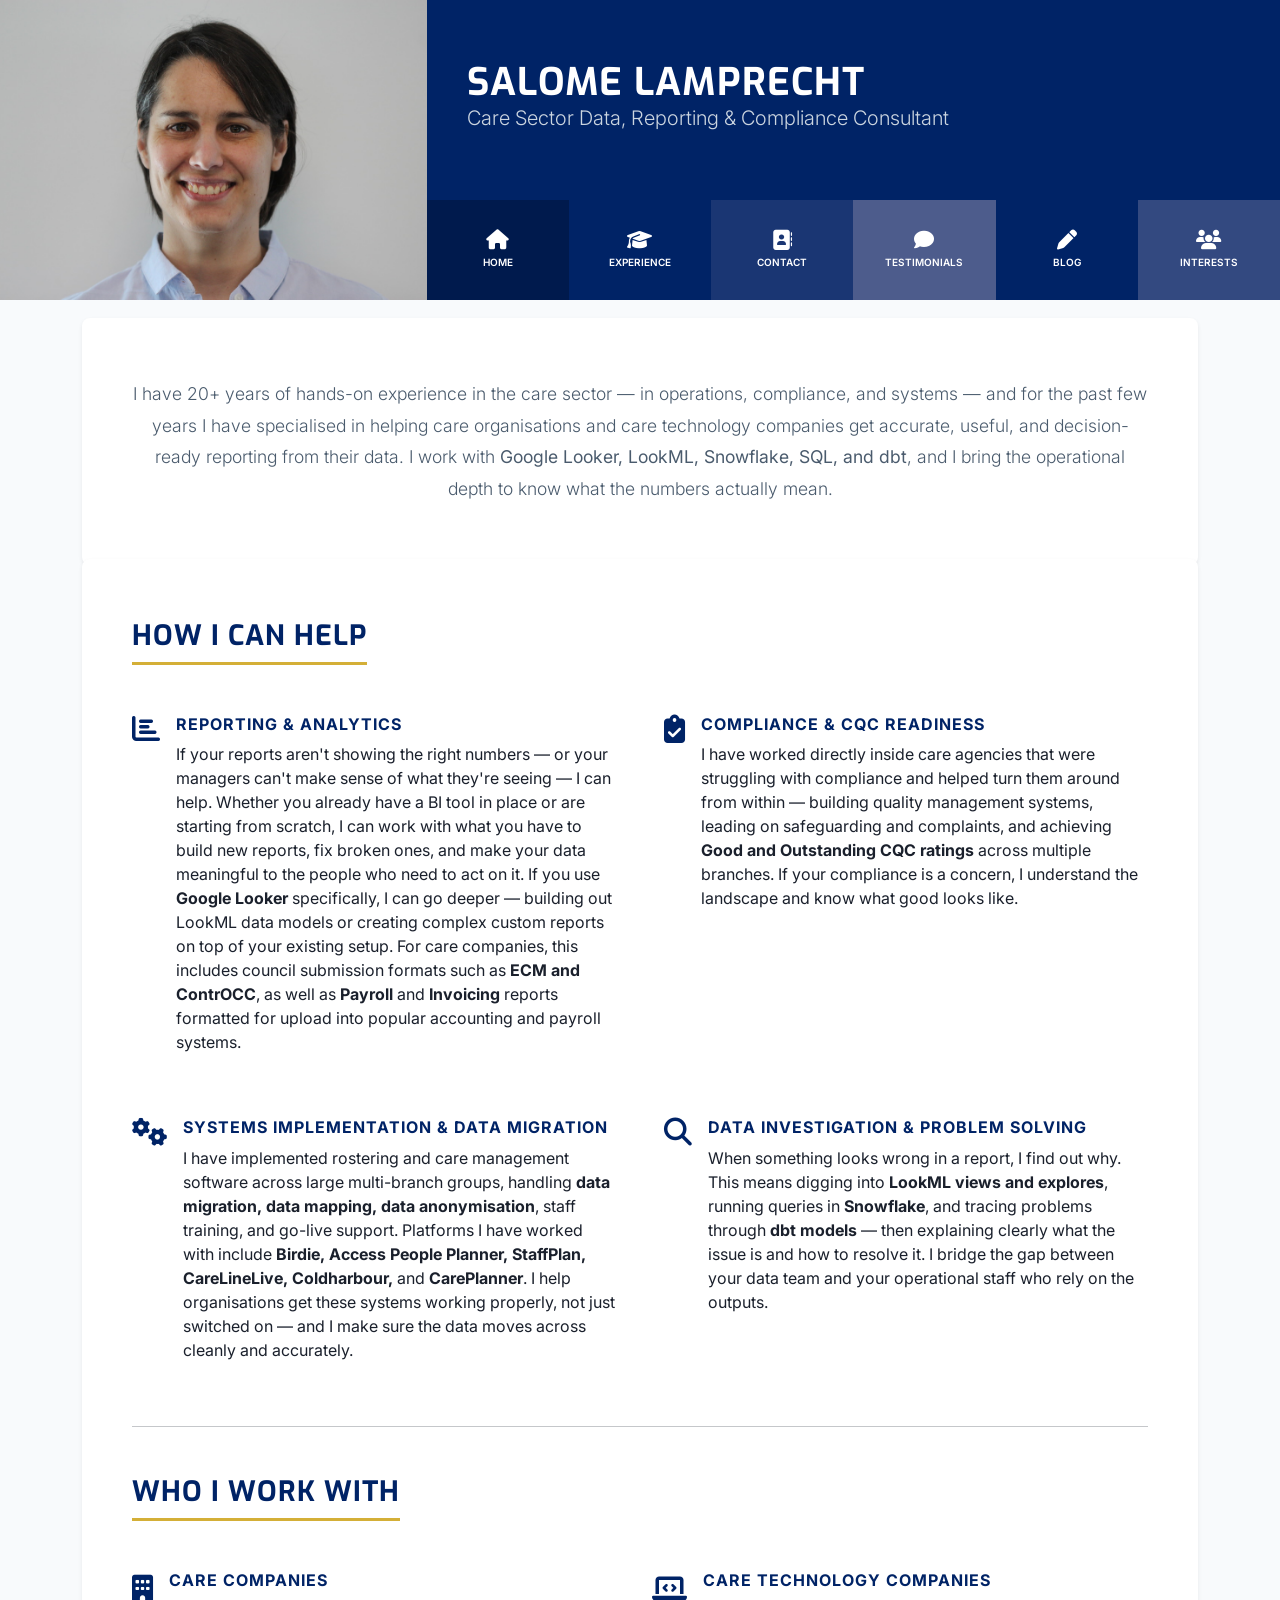
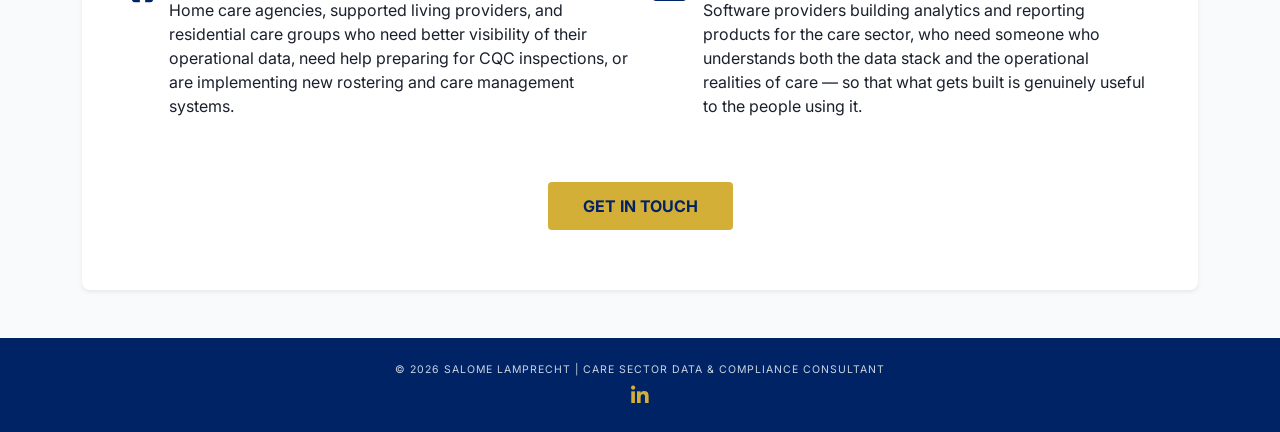
<file: index.html>
<!DOCTYPE html>
<html lang="en">
<head>
    <meta charset="UTF-8">
    <meta name="viewport" content="width=device-width, initial-scale=1.0">
    <meta name="description" content="Care sector data, reporting and compliance consultant with 20+ years experience. Specialising in Google Looker, LookML, CQC compliance and care systems implementation.">
    <title>Salome Lamprecht | Care Sector Data & Compliance Consultant</title>
    
    <link href="https://cdn.jsdelivr.net/npm/bootstrap@5.3.0/dist/css/bootstrap.min.css" rel="stylesheet">
    <link rel="stylesheet" href="https://cdnjs.cloudflare.com/ajax/libs/font-awesome/6.4.0/css/all.min.css">
    <link rel="stylesheet" href="assets/css/style.css">
</head>
<body>

    <header class="container-fluid p-0">
        <div class="row g-0 d-flex align-items-stretch">
            <div class="col-lg-4 logo"></div>
            
            <div class="col-lg-8 d-flex flex-column">
                <div class="bg-color-name-title heading flex-grow-1">
                    <h1 class="name uppercase">Salome Lamprecht</h1>
                    <h2 class="title">Care Sector Data, Reporting & Compliance Consultant</h2>
                </div>

                <nav>
                    <ul id="nav">
                        <li class="menuitem ui-menu-color-home"><a href="index.html"><i class="fa fa-home"></i><span>Home</span></a></li>
                        <li class="menuitem ui-menu-color-resume"><a href="resume.html"><i class="fa fa-graduation-cap"></i><span>Experience</span></a></li>
                        <li class="menuitem ui-menu-color-contact"><a href="contact.html"><i class="fa fa-address-book"></i><span>Contact</span></a></li>
                        <li class="menuitem ui-menu-color-reviews"><a href="reviews.html"><i class="fa fa-comment"></i><span>Testimonials</span></a></li>
                        <li class="menuitem ui-menu-color-resume"><a href="blog.html"><i class="fa fa-pen"></i><span>Blog</span></a></li>
                        <li class="menuitem ui-menu-color-interests"><a href="interests.html"><i class="fa fa-users"></i><span>Interests</span></a></li>
                    </ul>
                </nav>
            </div>
        </div>
    </header>

    <main class="container my-5">

        <!-- Intro statement -->
        <section class="section-column shadow-sm mb-4">
            <p class="lead text-center mb-0" style="color: var(--slate); font-size: 1.1rem; line-height: 1.8;">
                I have 20+ years of hands-on experience in the care sector — in operations, compliance, and systems — and for the past few years I have specialised in helping care organisations and care technology companies get accurate, useful, and decision-ready reporting from their data. I work with <strong>Google Looker, LookML, Snowflake, SQL, and dbt</strong>, and I bring the operational depth to know what the numbers actually mean.
            </p>
        </section>

        <!-- Four service areas -->
        <section class="section-column shadow-sm">
            <h3 class="section-heading uppercase">How I Can Help</h3>
            
            <div class="row g-5">

                <div class="col-md-6 d-flex align-items-start">
                    <i class="three-reasons-icon fas fa-chart-bar me-3"></i>
                    <div>
                        <h4 class="three-reasons-heading uppercase">Reporting & Analytics</h4>
                        <p>If your reports aren't showing the right numbers — or your managers can't make sense of what they're seeing — I can help. Whether you already have a BI tool in place or are starting from scratch, I can work with what you have to build new reports, fix broken ones, and make your data meaningful to the people who need to act on it. If you use <strong>Google Looker</strong> specifically, I can go deeper — building out LookML data models or creating complex custom reports on top of your existing setup. For care companies, this includes council submission formats such as <strong>ECM and ContrOCC</strong>, as well as <strong>Payroll</strong> and <strong>Invoicing</strong> reports formatted for upload into popular accounting and payroll systems.</p>
                    </div>
                </div>

                <div class="col-md-6 d-flex align-items-start">
                    <i class="three-reasons-icon fas fa-clipboard-check me-3"></i>
                    <div>
                        <h4 class="three-reasons-heading uppercase">Compliance & CQC Readiness</h4>
                        <p>I have worked directly inside care agencies that were struggling with compliance and helped turn them around from within — building quality management systems, leading on safeguarding and complaints, and achieving <strong>Good and Outstanding CQC ratings</strong> across multiple branches. If your compliance is a concern, I understand the landscape and know what good looks like.</p>
                    </div>
                </div>

                <div class="col-md-6 d-flex align-items-start">
                    <i class="three-reasons-icon fas fa-cogs me-3"></i>
                    <div>
                        <h4 class="three-reasons-heading uppercase">Systems Implementation & Data Migration</h4>
                        <p>I have implemented rostering and care management software across large multi-branch groups, handling <strong>data migration, data mapping, data anonymisation</strong>, staff training, and go-live support. Platforms I have worked with include <strong>Birdie, Access People Planner, StaffPlan, CareLineLive, Coldharbour,</strong> and <strong>CarePlanner</strong>. I help organisations get these systems working properly, not just switched on — and I make sure the data moves across cleanly and accurately.</p>
                    </div>
                </div>

                <div class="col-md-6 d-flex align-items-start">
                    <i class="three-reasons-icon fas fa-search me-3"></i>
                    <div>
                        <h4 class="three-reasons-heading uppercase">Data Investigation & Problem Solving</h4>
                        <p>When something looks wrong in a report, I find out why. This means digging into <strong>LookML views and explores</strong>, running queries in <strong>Snowflake</strong>, and tracing problems through <strong>dbt models</strong> — then explaining clearly what the issue is and how to resolve it. I bridge the gap between your data team and your operational staff who rely on the outputs.</p>
                    </div>
                </div>

            </div>

            <hr class="my-5">

            <!-- Who I work with -->
            <h3 class="section-heading uppercase">Who I Work With</h3>
            <div class="row g-4">
                <div class="col-md-6 d-flex align-items-start">
                    <i class="three-reasons-icon fas fa-building me-3 mt-1"></i>
                    <div>
                        <h4 class="three-reasons-heading uppercase">Care Companies</h4>
                        <p>Home care agencies, supported living providers, and residential care groups who need better visibility of their operational data, need help preparing for CQC inspections, or are implementing new rostering and care management systems.</p>
                    </div>
                </div>
                <div class="col-md-6 d-flex align-items-start">
                    <i class="three-reasons-icon fas fa-laptop-code me-3 mt-1"></i>
                    <div>
                        <h4 class="three-reasons-heading uppercase">Care Technology Companies</h4>
                        <p>Software providers building analytics and reporting products for the care sector, who need someone who understands both the data stack and the operational realities of care — so that what gets built is genuinely useful to the people using it.</p>
                    </div>
                </div>
            </div>
            
            <div class="text-center mt-5">
                <a href="contact.html"><button id="button">Get In Touch</button></a>
            </div>
        </section>
    </main>

    <footer class="container-fluid py-4">
        <div class="container text-center">
            <p class="mb-0 uppercase small">© 2026 Salome Lamprecht | Care Sector Data & Compliance Consultant</p>
            <div class="social-links mt-2">
                <a href="https://linkedin.com/in/salomelamprecht/" target="_blank"><i class="fab fa-linkedin-in"></i></a>
            </div>
        </div>
    </footer>

</body>
</html>
</file>
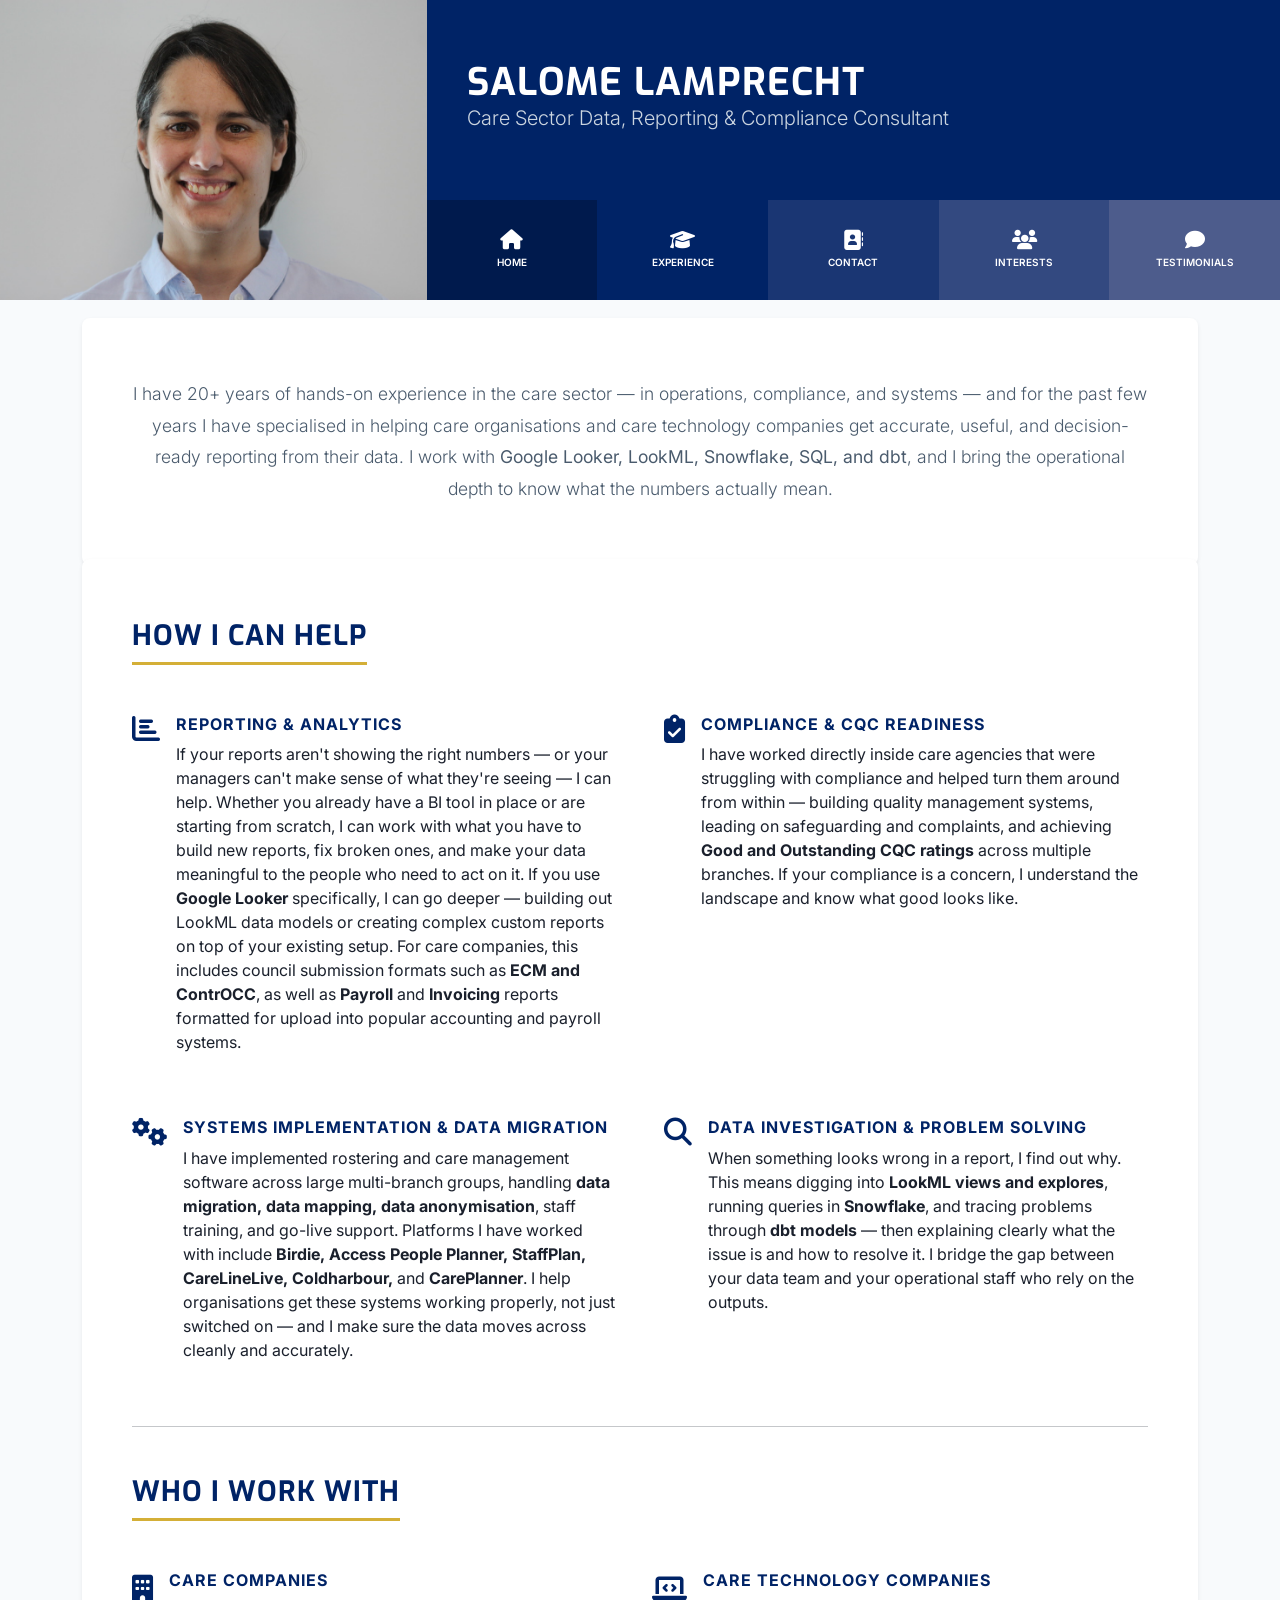
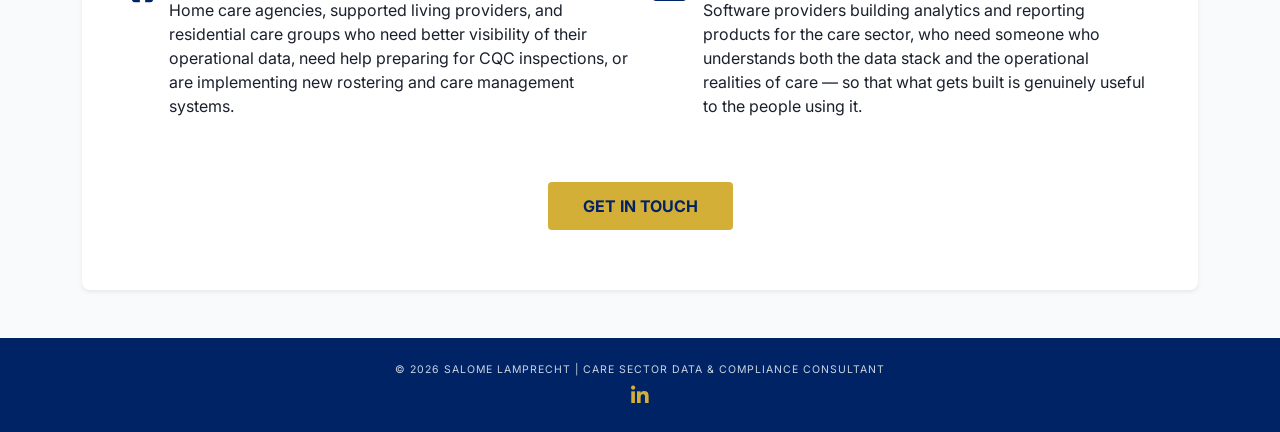
<file: Web-CV-master/index.html>
<!DOCTYPE html>
<html lang="en">
<head>
    <meta charset="UTF-8">
    <meta name="viewport" content="width=device-width, initial-scale=1.0">
    <meta name="description" content="Care sector consultant specialising in data, reporting, compliance and systems. Helping care companies and care technology providers get more from their data.">
    <title>Salome Lamprecht | Care Sector Data & Compliance Consultant</title>
    
    <link href="https://cdn.jsdelivr.net/npm/bootstrap@5.3.0/dist/css/bootstrap.min.css" rel="stylesheet">
    <link rel="stylesheet" href="https://cdnjs.cloudflare.com/ajax/libs/font-awesome/6.4.0/css/all.min.css">
    <link rel="stylesheet" href="assets/css/style.css">
</head>
<body>

    <header class="container-fluid p-0">
        <div class="row g-0 d-flex align-items-stretch">
            <div class="col-lg-4 logo"></div>
            
            <div class="col-lg-8 d-flex flex-column">
                <div class="bg-color-name-title heading flex-grow-1">
                    <h1 class="name uppercase">Salome Lamprecht</h1>
                    <h2 class="title">Care Sector Data, Reporting & Compliance Consultant</h2>
                </div>

                <nav>
                    <ul id="nav">
                        <li class="menuitem ui-menu-color-home">
                            <a href="index.html"><i class="fa fa-home"></i><span>Home</span></a>
                        </li>
                        <li class="menuitem ui-menu-color-resume">
                            <a href="resume.html"><i class="fa fa-graduation-cap"></i><span>Experience</span></a>
                        </li>
                        <li class="menuitem ui-menu-color-contact">
                            <a href="contact.html"><i class="fa fa-address-book"></i><span>Contact</span></a>
                        </li>
                        <li class="menuitem ui-menu-color-interests">
                            <a href="interests.html"><i class="fa fa-users"></i><span>Interests</span></a>
                        </li>
                        <li class="menuitem ui-menu-color-reviews">
                            <a href="reviews.html"><i class="fa fa-comment"></i><span>Testimonials</span></a>
                        </li>
                    </ul>
                </nav>
            </div>
        </div>
    </header>

    <main class="container my-5">

        <!-- Intro statement -->
        <section class="section-column shadow-sm mb-4">
            <p class="lead text-center mb-0" style="color: var(--slate); font-size: 1.1rem; line-height: 1.8;">
                I have 20+ years of hands-on experience in the care sector — in operations, compliance, and systems — and for the past few years I have specialised in helping care organisations and care technology companies get accurate, useful, and decision-ready reporting from their data. I work with <strong>Google Looker, LookML, Snowflake, SQL, and dbt</strong>, and I bring the operational depth to know what the numbers actually mean.
            </p>
        </section>

        <!-- Four service areas -->
        <section class="section-column shadow-sm">
            <h3 class="section-heading uppercase">How I Can Help</h3>
            
            <div class="row g-5">

                <div class="col-md-6 d-flex align-items-start">
                    <i class="three-reasons-icon fas fa-chart-bar me-3"></i>
                    <div>
                        <h4 class="three-reasons-heading uppercase">Reporting & Analytics</h4>
                        <p>If your reports aren't showing the right numbers — or your managers can't make sense of what they're seeing — I can help. Whether you already have a BI tool in place or are starting from scratch, I can work with what you have to build new reports, fix broken ones, and make your data meaningful to the people who need to act on it. If you use <strong>Google Looker</strong> specifically, I can go deeper — building out LookML data models or creating complex custom reports on top of your existing setup. For care companies, this includes council submission formats such as <strong>ECM and ContrOCC</strong>, as well as <strong>Payroll</strong> and <strong>Invoicing</strong> reports formatted for upload into popular accounting and payroll systems.</p>
                    </div>
                </div>

                <div class="col-md-6 d-flex align-items-start">
                    <i class="three-reasons-icon fas fa-clipboard-check me-3"></i>
                    <div>
                        <h4 class="three-reasons-heading uppercase">Compliance & CQC Readiness</h4>
                        <p>I have worked directly inside care agencies that were struggling with compliance and helped turn them around from within — building quality management systems, leading on safeguarding and complaints, and achieving <strong>Good and Outstanding CQC ratings</strong> across multiple branches. If your compliance is a concern, I understand the landscape and know what good looks like.</p>
                    </div>
                </div>

                <div class="col-md-6 d-flex align-items-start">
                    <i class="three-reasons-icon fas fa-cogs me-3"></i>
                    <div>
                        <h4 class="three-reasons-heading uppercase">Systems Implementation & Data Migration</h4>
                        <p>I have implemented rostering and care management software across large multi-branch groups, handling <strong>data migration, data mapping, data anonymisation</strong>, staff training, and go-live support. Platforms I have worked with include <strong>Birdie, Access People Planner, StaffPlan, CareLineLive, Coldharbour,</strong> and <strong>CarePlanner</strong>. I help organisations get these systems working properly, not just switched on — and I make sure the data moves across cleanly and accurately.</p>
                    </div>
                </div>

                <div class="col-md-6 d-flex align-items-start">
                    <i class="three-reasons-icon fas fa-search me-3"></i>
                    <div>
                        <h4 class="three-reasons-heading uppercase">Data Investigation & Problem Solving</h4>
                        <p>When something looks wrong in a report, I find out why. This means digging into <strong>LookML views and explores</strong>, running queries in <strong>Snowflake</strong>, and tracing problems through <strong>dbt models</strong> — then explaining clearly what the issue is and how to resolve it. I bridge the gap between your data team and your operational staff who rely on the outputs.</p>
                    </div>
                </div>

            </div>

            <hr class="my-5">

            <!-- Who I work with -->
            <h3 class="section-heading uppercase">Who I Work With</h3>
            <div class="row g-4">
                <div class="col-md-6 d-flex align-items-start">
                    <i class="three-reasons-icon fas fa-building me-3 mt-1"></i>
                    <div>
                        <h4 class="three-reasons-heading uppercase">Care Companies</h4>
                        <p>Home care agencies, supported living providers, and residential care groups who need better visibility of their operational data, need help preparing for CQC inspections, or are implementing new rostering and care management systems.</p>
                    </div>
                </div>
                <div class="col-md-6 d-flex align-items-start">
                    <i class="three-reasons-icon fas fa-laptop-code me-3 mt-1"></i>
                    <div>
                        <h4 class="three-reasons-heading uppercase">Care Technology Companies</h4>
                        <p>Software providers building analytics and reporting products for the care sector, who need someone who understands both the data stack and the operational realities of care — so that what gets built is genuinely useful to the people using it.</p>
                    </div>
                </div>
            </div>
            
            <div class="text-center mt-5">
                <a href="contact.html"><button id="button">Get In Touch</button></a>
            </div>
        </section>
    </main>

    <footer class="container-fluid py-4">
        <div class="container text-center">
            <p class="mb-0 uppercase small">© 2026 Salome Lamprecht | Care Sector Data & Compliance Consultant</p>
            <div class="social-links mt-2">
                <a href="https://linkedin.com/in/salomelamprecht/" target="_blank"><i class="fab fa-linkedin-in"></i></a>
            </div>
        </div>
    </footer>

</body>
</html>
</file>
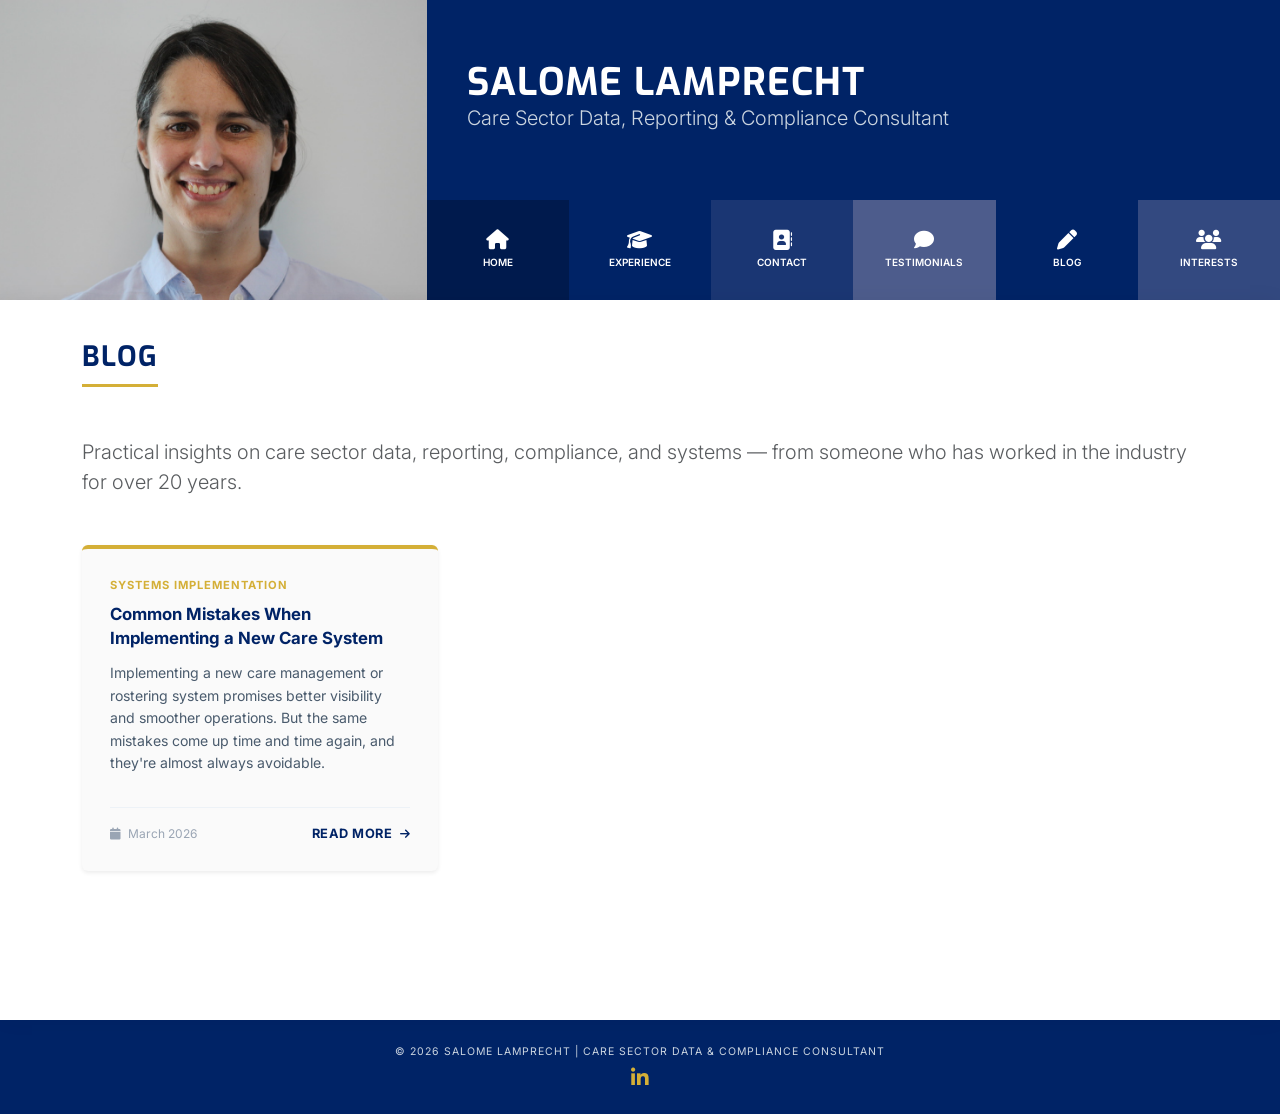
<file: blog.html>
<!DOCTYPE html>
<html lang="en">
<head>
    <meta charset="UTF-8">
    <meta name="viewport" content="width=device-width, initial-scale=1.0">
    <meta name="description" content="Blog — Care sector insights on data, reporting, compliance and systems implementation from Salome Lamprecht.">
    <title>Blog | Salome Lamprecht | Care Sector Consultant</title>
    
    <link href="https://cdn.jsdelivr.net/npm/bootstrap@5.3.0/dist/css/bootstrap.min.css" rel="stylesheet">
    <link rel="stylesheet" href="https://cdnjs.cloudflare.com/ajax/libs/font-awesome/6.4.0/css/all.min.css">
    <link rel="stylesheet" href="assets/css/style.css">

    <style>
        body { background-color: #f4f4f4; }
        .main-content-box {
            background-color: #fff;
            padding: 40px;
            min-height: 80vh;
            box-shadow: 0 0 20px rgba(0,0,0,0.05);
        }
        .blog-card {
            border: none;
            border-top: 4px solid var(--accent);
            border-radius: 6px;
            transition: transform 0.2s ease, box-shadow 0.2s ease;
            height: 100%;
            background-color: #fafafa;
        }
        .blog-card:hover {
            transform: translateY(-4px);
            box-shadow: 0 8px 24px rgba(0,0,0,0.1) !important;
        }
        .blog-card .card-body { padding: 28px; }
        .blog-category {
            font-size: 0.7rem;
            font-weight: 700;
            text-transform: uppercase;
            letter-spacing: 1px;
            color: var(--accent);
            margin-bottom: 10px;
            display: block;
        }
        .blog-card .card-title {
            color: var(--navy);
            font-weight: 700;
            font-size: 1.05rem;
            line-height: 1.4;
            margin-bottom: 12px;
        }
        .blog-card .card-text {
            color: var(--slate);
            font-size: 0.88rem;
            line-height: 1.6;
        }
        .blog-meta {
            font-size: 0.75rem;
            color: #9AA5B4;
            margin-top: 16px;
            padding-top: 16px;
            border-top: 1px solid #EDF2F7;
        }
        .read-more {
            font-size: 0.8rem;
            font-weight: 700;
            color: var(--navy);
            text-decoration: none;
            text-transform: uppercase;
            letter-spacing: 0.5px;
        }
        .read-more:hover { color: var(--accent); }
        .read-more i { margin-left: 4px; font-size: 0.7rem; }
    </style>
</head>
<body>

    <header class="container-fluid p-0">
        <div class="row g-0 d-flex align-items-stretch">
            <div class="col-lg-4 logo"></div>
            <div class="col-lg-8 d-flex flex-column">
                <div class="bg-color-name-title heading flex-grow-1">
                    <h1 class="name uppercase">Salome Lamprecht</h1>
                    <h2 class="title">Care Sector Data, Reporting & Compliance Consultant</h2>
                </div>
                <nav>
                    <ul id="nav">
                        <li class="menuitem ui-menu-color-home"><a href="index.html"><i class="fa fa-home"></i><span>Home</span></a></li>
                        <li class="menuitem ui-menu-color-resume"><a href="resume.html"><i class="fa fa-graduation-cap"></i><span>Experience</span></a></li>
                        <li class="menuitem ui-menu-color-contact"><a href="contact.html"><i class="fa fa-address-book"></i><span>Contact</span></a></li>
                        <li class="menuitem ui-menu-color-reviews"><a href="reviews.html"><i class="fa fa-comment"></i><span>Testimonials</span></a></li>
                        <li class="menuitem ui-menu-color-resume"><a href="blog.html"><i class="fa fa-pen"></i><span>Blog</span></a></li>
                        <li class="menuitem ui-menu-color-interests"><a href="interests.html"><i class="fa fa-users"></i><span>Interests</span></a></li>
                    </ul>
                </nav>
            </div>
        </div>
    </header>

    <main class="container-fluid p-0">
        <div class="row g-0">
            <div class="col-12 main-content-box">
                <div class="container">
                    <h3 class="section-heading uppercase fw-bold">Blog</h3>
                    <p class="lead text-muted mb-5">Practical insights on care sector data, reporting, compliance, and systems — from someone who has worked in the industry for over 20 years.</p>

                    <div class="row g-4 row-cols-1 row-cols-md-2 row-cols-lg-3">

                        <!-- BLOG POST CARD — copy and paste this block to add a new post -->
                        <div class="col">
                            <div class="card blog-card shadow-sm">
                                <div class="card-body d-flex flex-column">
                                    <span class="blog-category">Systems Implementation</span>
                                    <h5 class="card-title">Common Mistakes When Implementing a New Care System</h5>
                                    <p class="card-text flex-grow-1">Implementing a new care management or rostering system promises better visibility and smoother operations. But the same mistakes come up time and time again, and they're almost always avoidable.</p>
                                    <div class="blog-meta d-flex justify-content-between align-items-center">
                                        <span><i class="fa fa-calendar me-1"></i> March 2026</span>
                                        <a href="blog/care-system-implementation-mistakes.html" class="read-more">Read More <i class="fa fa-arrow-right"></i></a>
                                    </div>
                                </div>
                            </div>
                        </div>
                        <!-- END BLOG POST CARD -->

                    </div>
                </div>
            </div>
        </div>
    </main>

    <footer class="container-fluid py-4">
        <div class="container text-center">
            <p class="mb-0 uppercase small">© 2026 Salome Lamprecht | Care Sector Data & Compliance Consultant</p>
            <div class="social-links mt-2">
                <a href="https://linkedin.com/in/salomelamprecht/" target="_blank"><i class="fab fa-linkedin-in"></i></a>
            </div>
        </div>
    </footer>

    <script src="https://cdn.jsdelivr.net/npm/bootstrap@5.3.0/dist/js/bootstrap.bundle.min.js"></script>
</body>
</html>
</file>
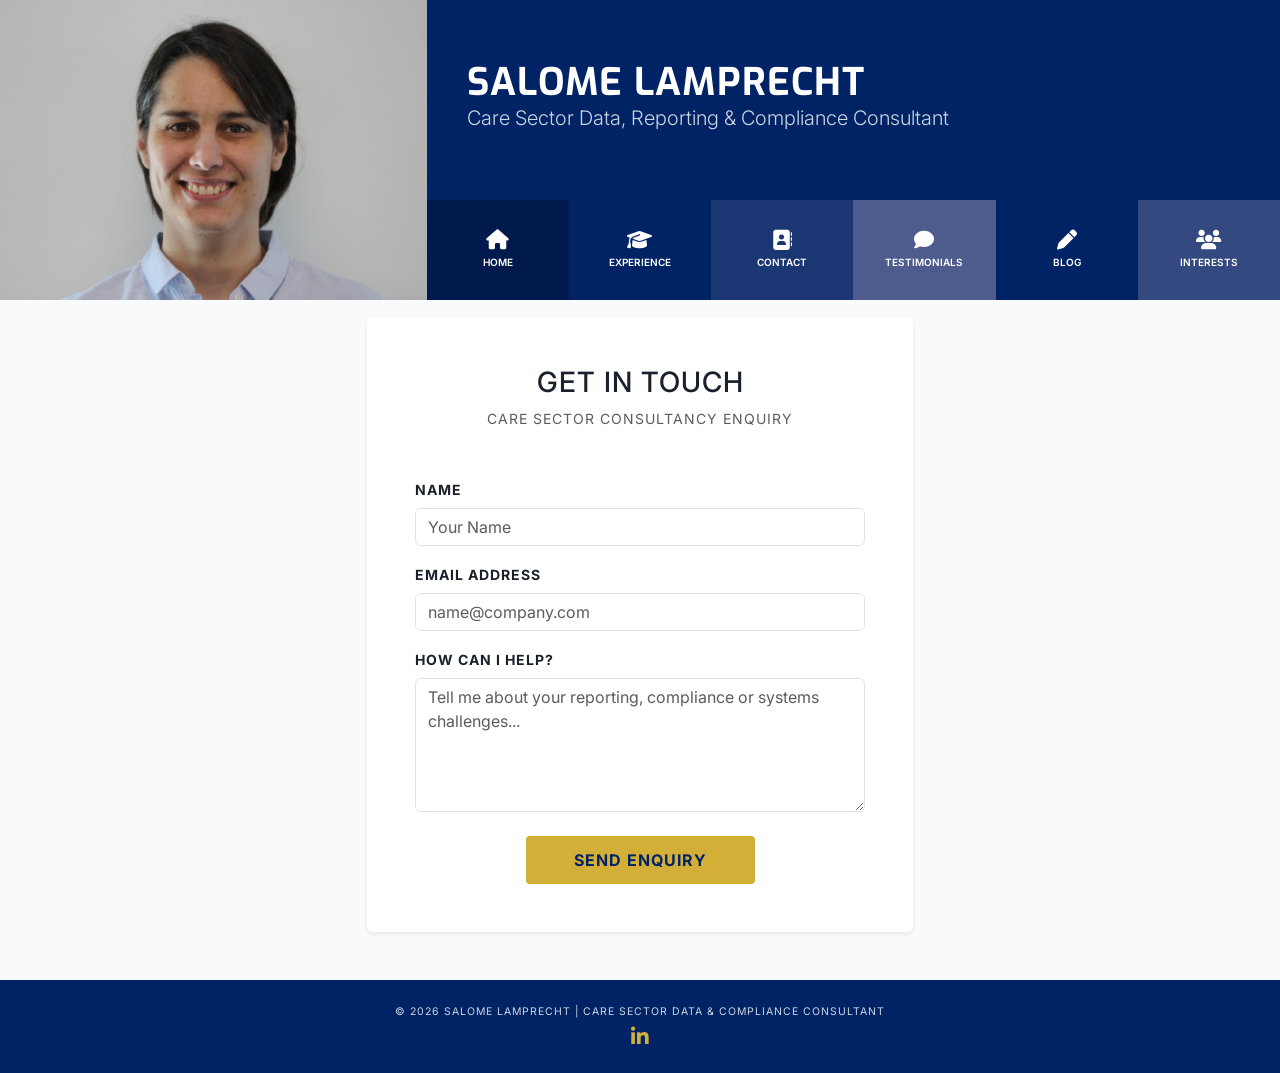
<file: contact.html>
<!DOCTYPE html>
<html lang="en">
<head>
    <meta charset="UTF-8">
    <meta name="viewport" content="width=device-width, initial-scale=1.0">
    <meta name="description" content="Get in touch with Salome Lamprecht — Care Sector Data, Reporting & Compliance Consultant.">
    <title>Contact | Salome Lamprecht | Care Sector Data & Compliance Consultant</title>
    
    <link href="https://cdn.jsdelivr.net/npm/bootstrap@5.3.0/dist/css/bootstrap.min.css" rel="stylesheet">
    <link rel="stylesheet" href="https://cdnjs.cloudflare.com/ajax/libs/font-awesome/6.4.0/css/all.min.css">
    <link rel="stylesheet" href="assets/css/style.css">
</head>
<body>

    <header class="container-fluid p-0">
        <div class="row g-0 d-flex align-items-stretch">
            <a href="index.html" class="col-lg-4 logo"></a>
            
            <div class="col-lg-8 d-flex flex-column">
                <div class="bg-color-name-title heading flex-grow-1">
                    <h1 class="name uppercase">Salome Lamprecht</h1>
                    <h2 class="title">Care Sector Data, Reporting & Compliance Consultant</h2>
                </div>

                <nav>
                    <ul id="nav">
                        <li class="menuitem ui-menu-color-home"><a href="index.html"><i class="fa fa-home"></i><span>Home</span></a></li>
                        <li class="menuitem ui-menu-color-resume"><a href="resume.html"><i class="fa fa-graduation-cap"></i><span>Experience</span></a></li>
                        <li class="menuitem ui-menu-color-contact"><a href="contact.html"><i class="fa fa-address-book"></i><span>Contact</span></a></li>
                        <li class="menuitem ui-menu-color-reviews"><a href="reviews.html"><i class="fa fa-comment"></i><span>Testimonials</span></a></li>
                        <li class="menuitem ui-menu-color-resume"><a href="blog.html"><i class="fa fa-pen"></i><span>Blog</span></a></li>
                        <li class="menuitem ui-menu-color-interests"><a href="interests.html"><i class="fa fa-users"></i><span>Interests</span></a></li>
                    </ul>
                </nav>
            </div>
        </div>
    </header>

    <main class="container-fluid bg-color-contact py-5">
        <div class="container">
            <div class="row justify-content-center">
                <div class="col-md-8 col-lg-6">
                    <div class="section-column shadow-sm p-5 bg-white rounded">
                        <h3 class="contact-heading uppercase text-center mb-2">Get in touch</h3>
                        <p class="text-center text-muted uppercase mb-5 small">Care Sector Consultancy Enquiry</p>

                        <form id="contact_form" action="https://formsubmit.co/salomelamprecht@outlook.com" method="POST">
                            
                            <input type="text" name="_honey" style="display:none">
                            <input type="hidden" name="_captcha" value="false">
                            <input type="hidden" name="_next" value="https://salomelamprecht.github.io/thankyou.html">
                            <input type="hidden" name="_subject" value="New Website Enquiry: Care Sector Consultancy">

                            <div class="mb-3">
                                <label for="name" class="form-label small uppercase fw-bold">Name</label>
                                <input class="form-control" type="text" name="name" id="name" placeholder="Your Name" required>
                            </div>

                            <div class="mb-3">
                                <label for="email" class="form-label small uppercase fw-bold">Email Address</label>
                                <input class="form-control" type="email" name="email" id="email" placeholder="name@company.com" required>
                            </div>

                            <div class="mb-4">
                                <label for="message" class="form-label small uppercase fw-bold">How Can I Help?</label>
                                <textarea rows="5" name="message" id="message" class="form-control" placeholder="Tell me about your reporting, compliance or systems challenges..." required></textarea>
                            </div>
                            
                            <div class="text-center">
                                <button id="button" type="submit" class="px-5 uppercase">Send Enquiry</button>
                            </div>
                        </form>
                    </div>
                </div>
            </div>
        </div>
    </main>

    <footer class="container-fluid py-4">
        <div class="container text-center">
            <p class="mb-0 uppercase small">© 2026 Salome Lamprecht | Care Sector Data & Compliance Consultant</p>
            <div class="social-links mt-2">
                <a href="https://linkedin.com/in/salomelamprecht/" target="_blank"><i class="fab fa-linkedin-in"></i></a>
            </div>
        </div>
    </footer>

    <script src="https://cdn.jsdelivr.net/npm/bootstrap@5.3.0/dist/js/bootstrap.bundle.min.js"></script>
</body>
</html>
</file>
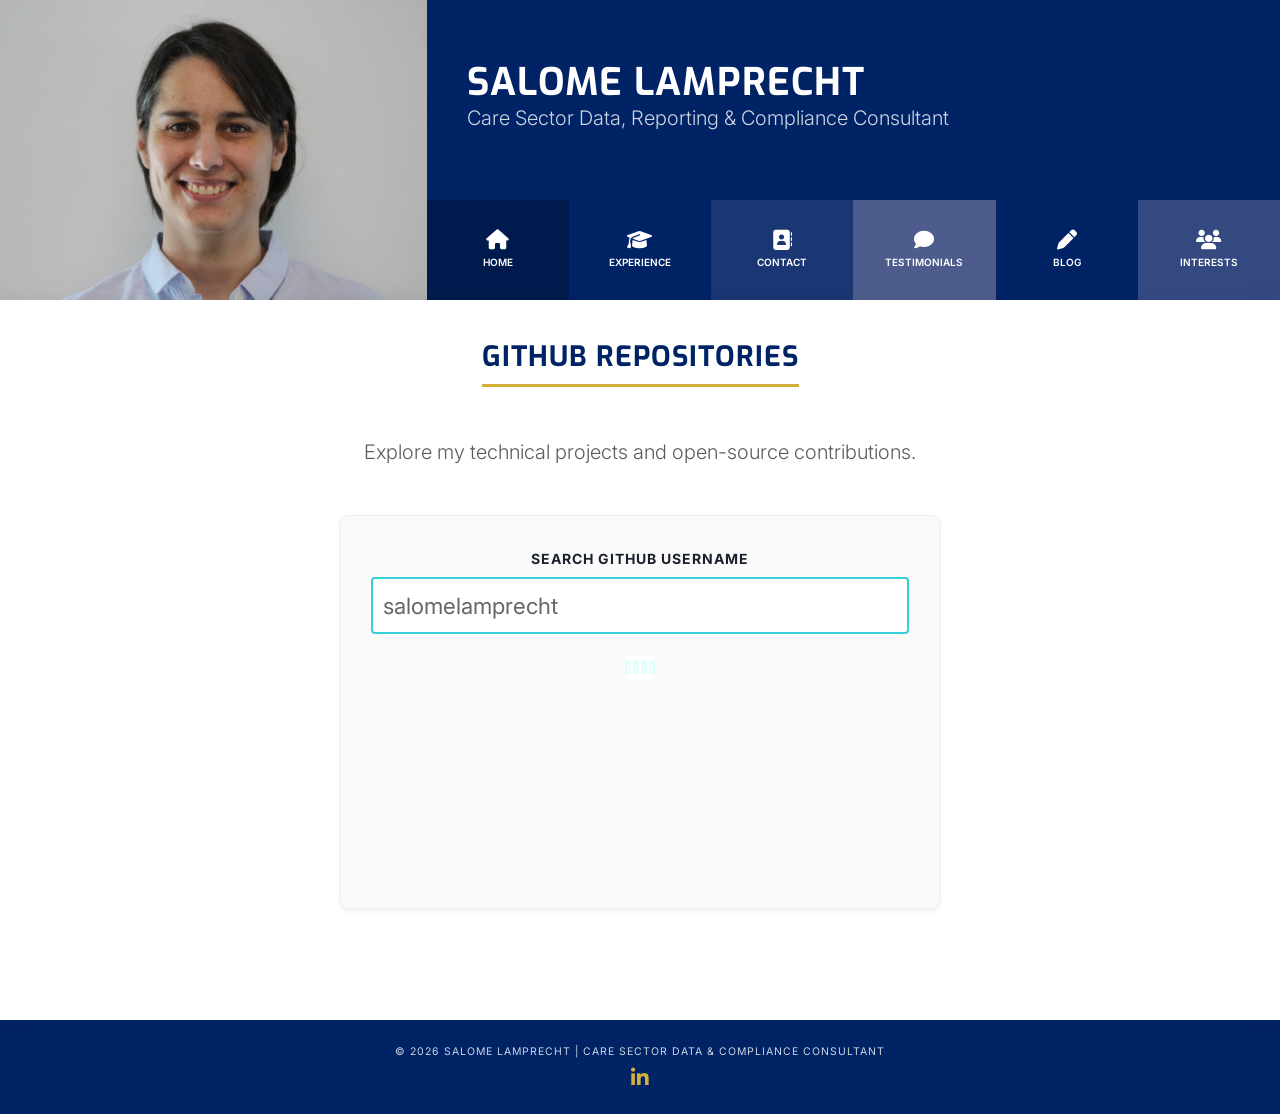
<file: github.html>
<!DOCTYPE html>
<html lang="en">
<head>
    <meta charset="UTF-8">
    <meta name="viewport" content="width=device-width, initial-scale=1.0">
    <meta name="description" content="Technical repositories and GitHub projects for Salome Lamprecht.">
    <title>GitHub | Salome Lamprecht | Care Sector Data, Reporting & Compliance Consultant</title>
    
    <link href="https://cdn.jsdelivr.net/npm/bootstrap@5.3.0/dist/css/bootstrap.min.css" rel="stylesheet">
    <link rel="stylesheet" href="https://cdnjs.cloudflare.com/ajax/libs/font-awesome/6.4.0/css/all.min.css">
    <link rel="stylesheet" href="assets/css/style.css">
    <link rel="stylesheet" href="assets/css/github.style.css">

    <style>
        body { background-color: #f4f4f4; }
        .main-content-box {
            background-color: #fff;
            padding: 40px;
            min-height: 80vh;
            box-shadow: 0 0 20px rgba(0,0,0,0.05);
        }
        .gh-search-wrapper {
            max-width: 600px;
            margin: 0 auto;
            background: #fafafa;
            padding: 30px;
            border-radius: 8px;
            border: 1px solid #eee;
        }
        #gh-username {
            width: 100%;
            padding: 10px;
            border: 2px solid #35d2da;
            border-radius: 4px;
            margin-bottom: 20px;
        }
    </style>
</head>
<body>

    <header class="container-fluid p-0">
        <div class="row g-0 d-flex align-items-stretch">
            <a href="index.html" class="col-lg-4 logo"></a>
            <div class="col-lg-8 d-flex flex-column">
                <div class="bg-color-name-title heading flex-grow-1">
                    <h1 class="name uppercase">Salome Lamprecht</h1>
                    <h2 class="title">Care Sector Data, Reporting & Compliance Consultant</h2>
                </div>
                <nav>
                    <ul id="nav">
                        <li class="menuitem ui-menu-color-home"><a href="index.html"><i class="fa fa-home"></i><span>Home</span></a></li>
                        <li class="menuitem ui-menu-color-resume"><a href="resume.html"><i class="fa fa-graduation-cap"></i><span>Experience</span></a></li>
                        <li class="menuitem ui-menu-color-contact"><a href="contact.html"><i class="fa fa-address-book"></i><span>Contact</span></a></li>
                        <li class="menuitem ui-menu-color-reviews"><a href="reviews.html"><i class="fa fa-comment"></i><span>Testimonials</span></a></li>
                        <li class="menuitem ui-menu-color-resume"><a href="blog.html"><i class="fa fa-pen"></i><span>Blog</span></a></li>
                        <li class="menuitem ui-menu-color-interests"><a href="interests.html"><i class="fa fa-users"></i><span>Interests</span></a></li>
                    </ul>
                </nav>
            </div>
        </div>
    </header>

    <main class="container-fluid p-0">
        <div class="row g-0">
            <div class="col-12 main-content-box">
                <div class="container text-center">
                    
                    <h3 class="section-heading uppercase fw-bold">GitHub Repositories</h3>
                    <p class="lead text-muted mb-5">Explore my technical projects and open-source contributions.</p>

                    <div class="gh-search-wrapper shadow-sm">
                        <label for="gh-username" class="form-label uppercase small fw-bold">Search GitHub Username</label>
                        <input type="text" id="gh-username" value="salomelamprecht" oninput="fetchGitHubInformation()" />
                        
                        <div id="gh-user-data"></div>
                        <div id="gh-repo-data" class="mt-4 text-start"></div>
                    </div>

                </div>
            </div>
        </div>
    </main>

    <footer class="container-fluid py-4">
        <div class="container text-center">
            <p class="mb-0 uppercase small">© 2026 Salome Lamprecht | Care Sector Data & Compliance Consultant</p>
            <div class="social-links mt-2">
                <a href="https://linkedin.com/in/salomelamprecht/" target="_blank"><i class="fab fa-linkedin-in"></i></a>
            </div>
        </div>
    </footer>

    <script src="https://code.jquery.com/jquery-3.6.0.min.js"></script>
    <script src="assets/js/github-information.js"></script>
    <script src="https://cdn.jsdelivr.net/npm/bootstrap@5.3.0/dist/js/bootstrap.bundle.min.js"></script>
</body>
</html>
</file>
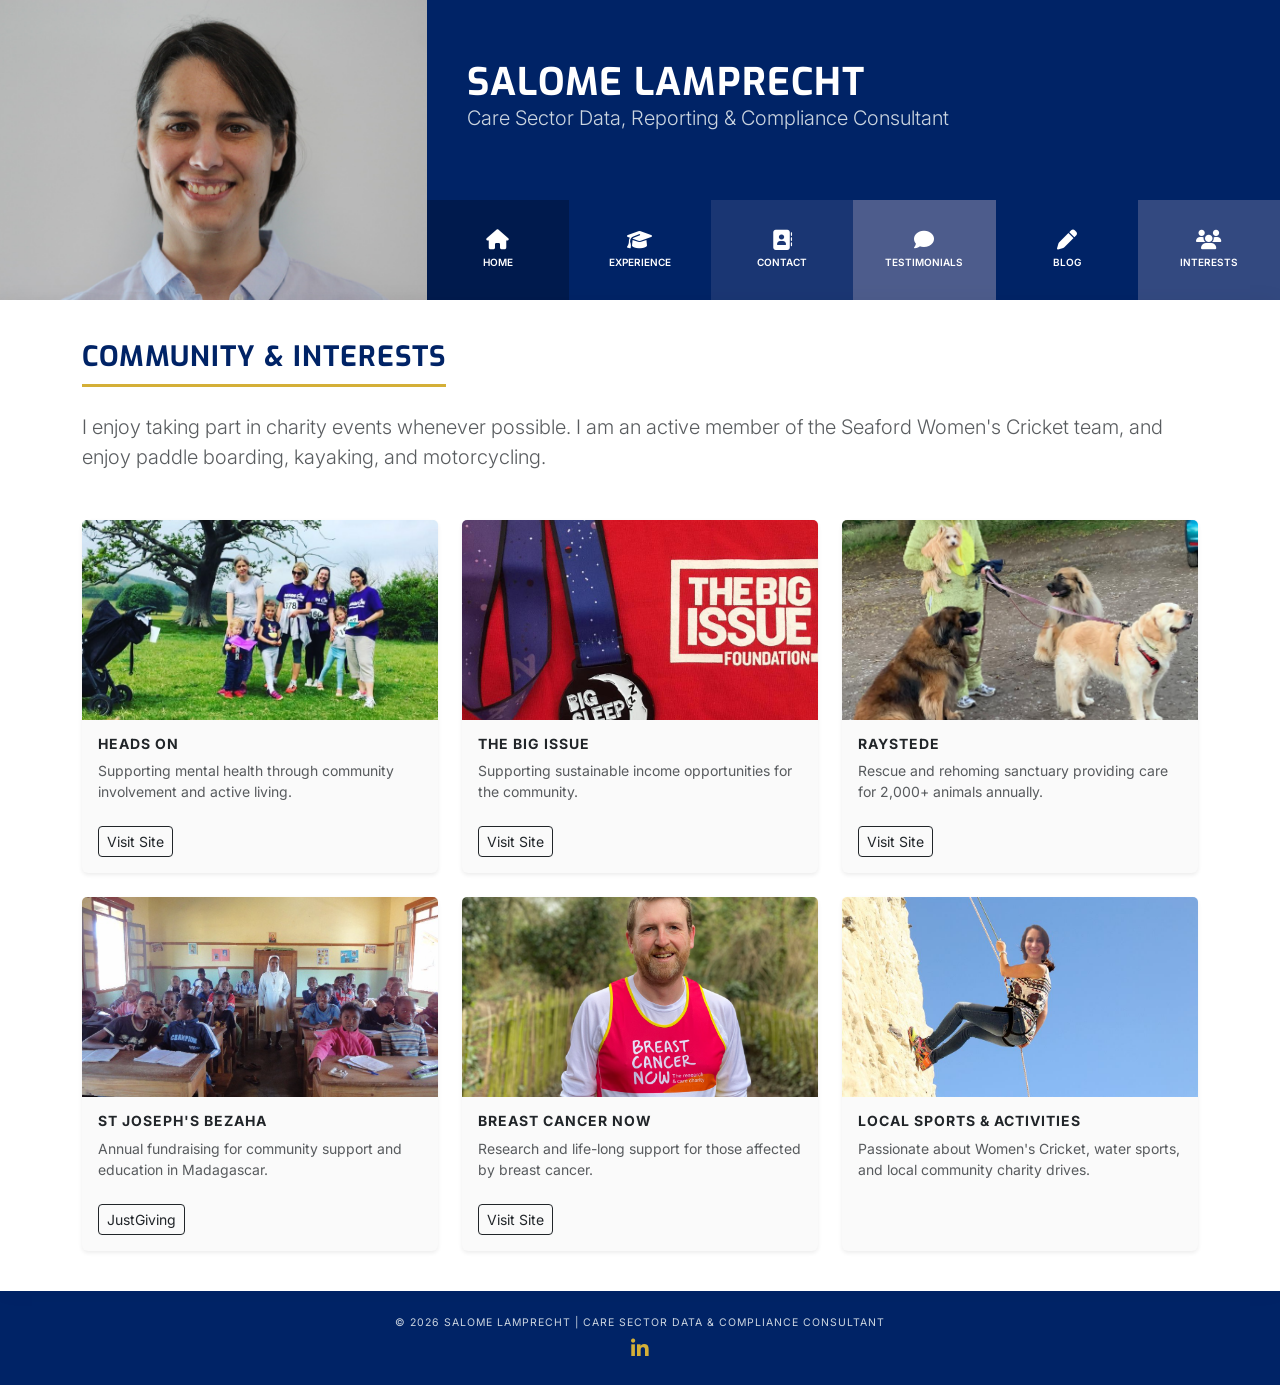
<file: interests.html>
<!DOCTYPE html>
<html lang="en">
<head>
    <meta charset="UTF-8">
    <meta name="viewport" content="width=device-width, initial-scale=1.0">
    <meta name="description" content="Community involvement and personal interests of Salome Lamprecht.">
    <title>Interests | Salome Lamprecht | Care Sector Consultant</title>
    
    <link href="https://cdn.jsdelivr.net/npm/bootstrap@5.3.0/dist/css/bootstrap.min.css" rel="stylesheet">
    <link rel="stylesheet" href="https://cdnjs.cloudflare.com/ajax/libs/font-awesome/6.4.0/css/all.min.css">
    <link rel="stylesheet" href="assets/css/style.css">

    <style>
        body { background-color: #f4f4f4; }
        .main-content-box {
            background-color: #fff;
            padding: 40px;
            min-height: 80vh;
            box-shadow: 0 0 20px rgba(0,0,0,0.05);
        }
        .section-heading { margin-top: 0; margin-bottom: 25px; }
        .interest-card {
            border: none;
            transition: transform 0.3s ease;
            height: 100%;
            background-color: #fafafa;
        }
        .interest-card img {
            height: 200px;
            object-fit: cover;
        }
    </style>
</head>
<body>

    <header class="container-fluid p-0">
        <div class="row g-0 d-flex align-items-stretch">
            <a href="index.html" class="col-lg-4 logo"></a>
            <div class="col-lg-8 d-flex flex-column">
                <div class="bg-color-name-title heading flex-grow-1">
                    <h1 class="name uppercase">Salome Lamprecht</h1>
                    <h2 class="title">Care Sector Data, Reporting & Compliance Consultant</h2>
                </div>
                <nav>
                    <ul id="nav">
                        <li class="menuitem ui-menu-color-home"><a href="index.html"><i class="fa fa-home"></i><span>Home</span></a></li>
                        <li class="menuitem ui-menu-color-resume"><a href="resume.html"><i class="fa fa-graduation-cap"></i><span>Experience</span></a></li>
                        <li class="menuitem ui-menu-color-contact"><a href="contact.html"><i class="fa fa-address-book"></i><span>Contact</span></a></li>
                        <li class="menuitem ui-menu-color-reviews"><a href="reviews.html"><i class="fa fa-comment"></i><span>Testimonials</span></a></li>
                        <li class="menuitem ui-menu-color-resume"><a href="blog.html"><i class="fa fa-pen"></i><span>Blog</span></a></li>
                        <li class="menuitem ui-menu-color-interests"><a href="interests.html"><i class="fa fa-users"></i><span>Interests</span></a></li>
                    </ul>
                </nav>
            </div>
        </div>
    </header>

    <main class="container-fluid p-0">
        <div class="row g-0">
            <div class="col-12 main-content-box">
                <div class="container">
                    
                    <h3 class="section-heading uppercase fw-bold">Community & Interests</h3>
                    <p class="lead text-muted mb-5">
                        I enjoy taking part in charity events whenever possible. I am an active member of the Seaford Women's Cricket team, 
                        and enjoy paddle boarding, kayaking, and motorcycling.
                    </p>

                    <div class="row g-4 row-cols-1 row-cols-md-2 row-cols-lg-3">
                        
                        <div class="col">
                            <div class="card interest-card shadow-sm">
                                <img src="assets/images/headson2019.jpg" class="card-img-top" alt="Heads On Charity">
                                <div class="card-body">
                                    <h5 class="fw-bold uppercase small">Heads On</h5>
                                    <p class="card-text text-muted small">Supporting mental health through community involvement and active living.</p>
                                    <a href="http://www.headsoncharity.org/" target="_blank" class="btn btn-sm btn-outline-dark mt-2">Visit Site</a>
                                </div>
                            </div>
                        </div>

                        <div class="col">
                            <div class="card interest-card shadow-sm">
                                <img src="assets/images/bigissue2019.jpg" class="card-img-top" alt="Big Issue">
                                <div class="card-body">
                                    <h5 class="fw-bold uppercase small">The Big Issue</h5>
                                    <p class="card-text text-muted small">Supporting sustainable income opportunities for the community.</p>
                                    <a href="https://www.bigissue.com/" target="_blank" class="btn btn-sm btn-outline-dark mt-2">Visit Site</a>
                                </div>
                            </div>
                        </div>

                        <div class="col">
                            <div class="card interest-card shadow-sm">
                                <img src="assets/images/raystede2020.jpg" class="card-img-top" alt="Raystede">
                                <div class="card-body">
                                    <h5 class="fw-bold uppercase small">Raystede</h5>
                                    <p class="card-text text-muted small">Rescue and rehoming sanctuary providing care for 2,000+ animals annually.</p>
                                    <a href="https://www.raystede.org/" target="_blank" class="btn btn-sm btn-outline-dark mt-2">Visit Site</a>
                                </div>
                            </div>
                        </div>

                        <div class="col">
                            <div class="card interest-card shadow-sm">
                                <img src="assets/images/stjosephs.PNG" class="card-img-top" alt="St Joseph's Madagascar">
                                <div class="card-body">
                                    <h5 class="fw-bold uppercase small">St Joseph's Bezaha</h5>
                                    <p class="card-text text-muted small">Annual fundraising for community support and education in Madagascar.</p>
                                    <a href="https://www.justgiving.com/crowdfunding/stjosephsbezaha" target="_blank" class="btn btn-sm btn-outline-dark mt-2">JustGiving</a>
                                </div>
                            </div>
                        </div>

                        <div class="col">
                            <div class="card interest-card shadow-sm">
                                <img src="assets/images/breastcancernow.jpg" class="card-img-top" alt="Breast Cancer Now">
                                <div class="card-body">
                                    <h5 class="fw-bold uppercase small">Breast Cancer Now</h5>
                                    <p class="card-text text-muted small">Research and life-long support for those affected by breast cancer.</p>
                                    <a href="https://breastcancernow.org/" target="_blank" class="btn btn-sm btn-outline-dark mt-2">Visit Site</a>
                                </div>
                            </div>
                        </div>

                        <div class="col">
                            <div class="card interest-card shadow-sm">
                                <img src="assets/images/abseil.jpg" class="card-img-top" alt="Activities">
                                <div class="card-body">
                                    <h5 class="fw-bold uppercase small">Local Sports & Activities</h5>
                                    <p class="card-text text-muted small">Passionate about Women's Cricket, water sports, and local community charity drives.</p>
                                </div>
                            </div>
                        </div>

                    </div>
                </div>
            </div>
        </div>
    </main>

    <footer class="container-fluid py-4">
        <div class="container text-center">
            <p class="mb-0 uppercase small">© 2026 Salome Lamprecht | Care Sector Data & Compliance Consultant</p>
            <div class="social-links mt-2">
                <a href="https://linkedin.com/in/salomelamprecht/" target="_blank"><i class="fab fa-linkedin-in"></i></a>
            </div>
        </div>
    </footer>

    <script src="https://cdn.jsdelivr.net/npm/bootstrap@5.3.0/dist/js/bootstrap.bundle.min.js"></script>
</body>
</html>
</file>
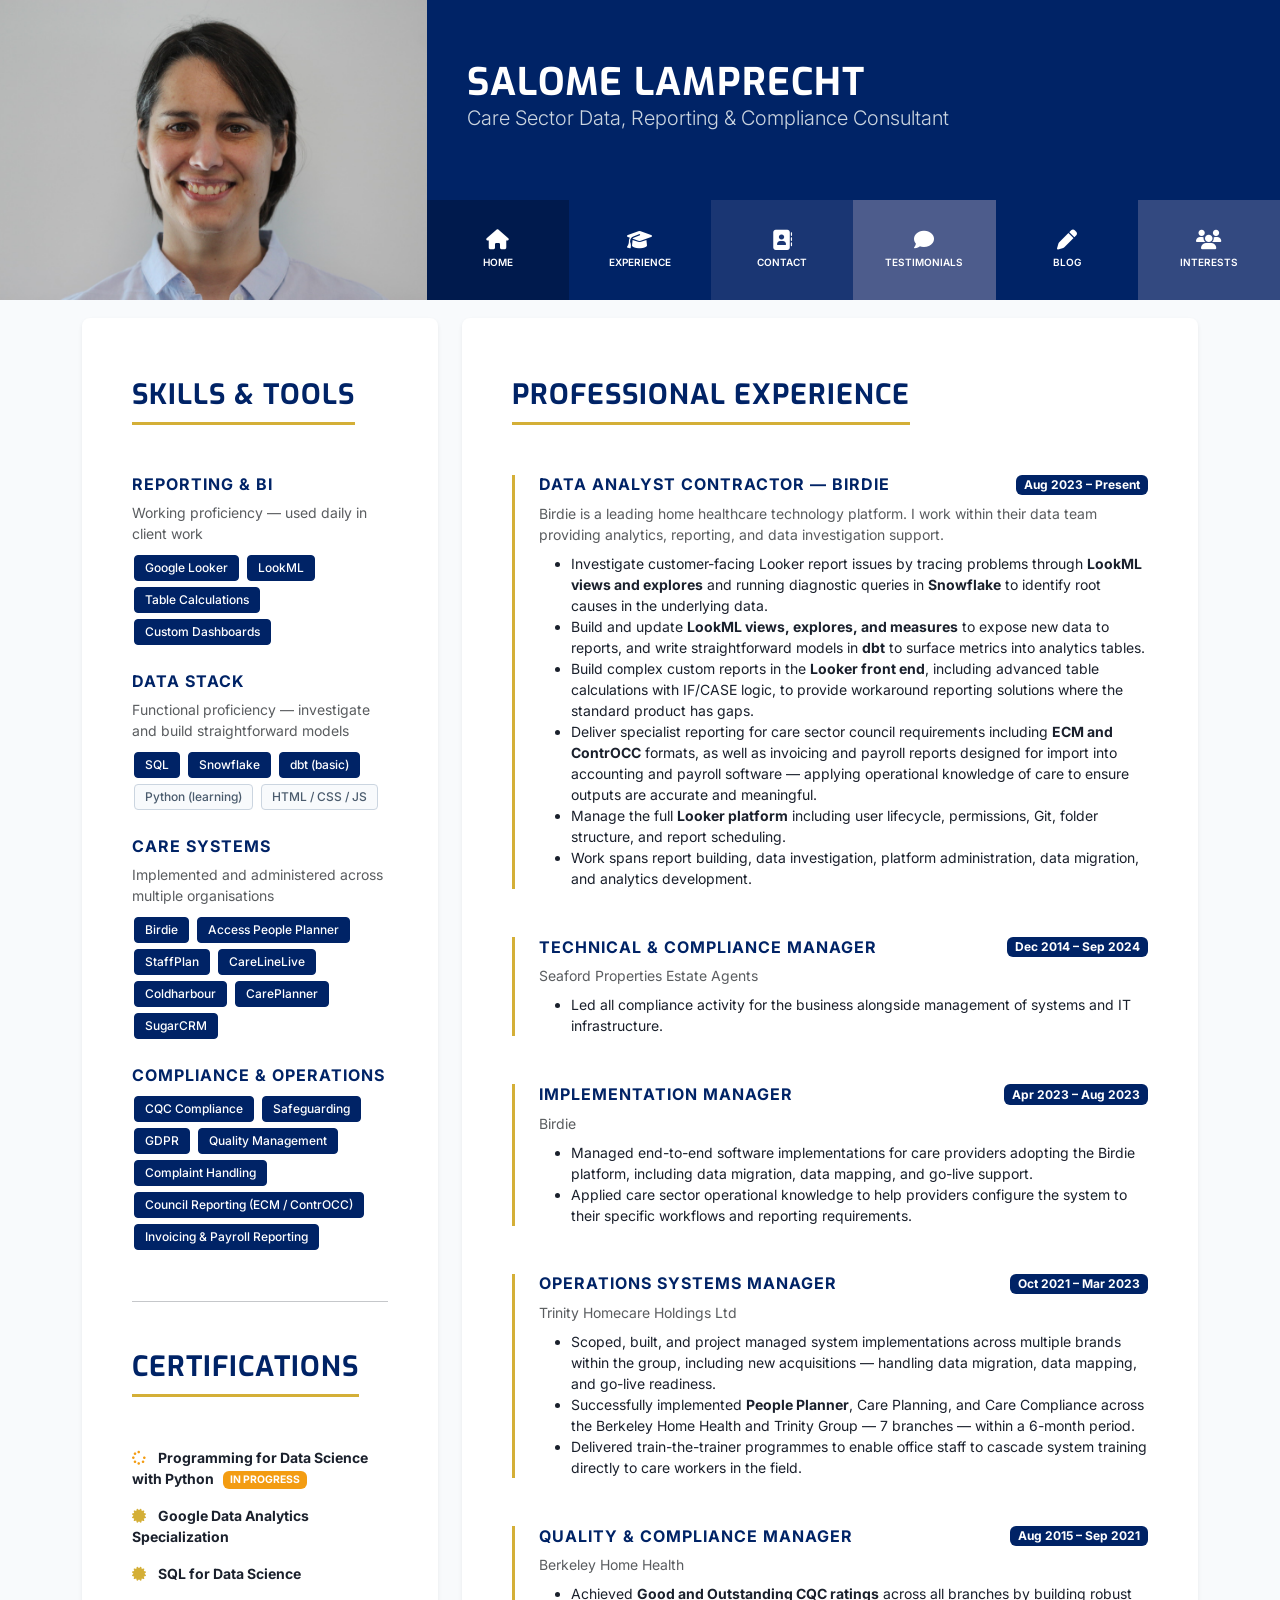
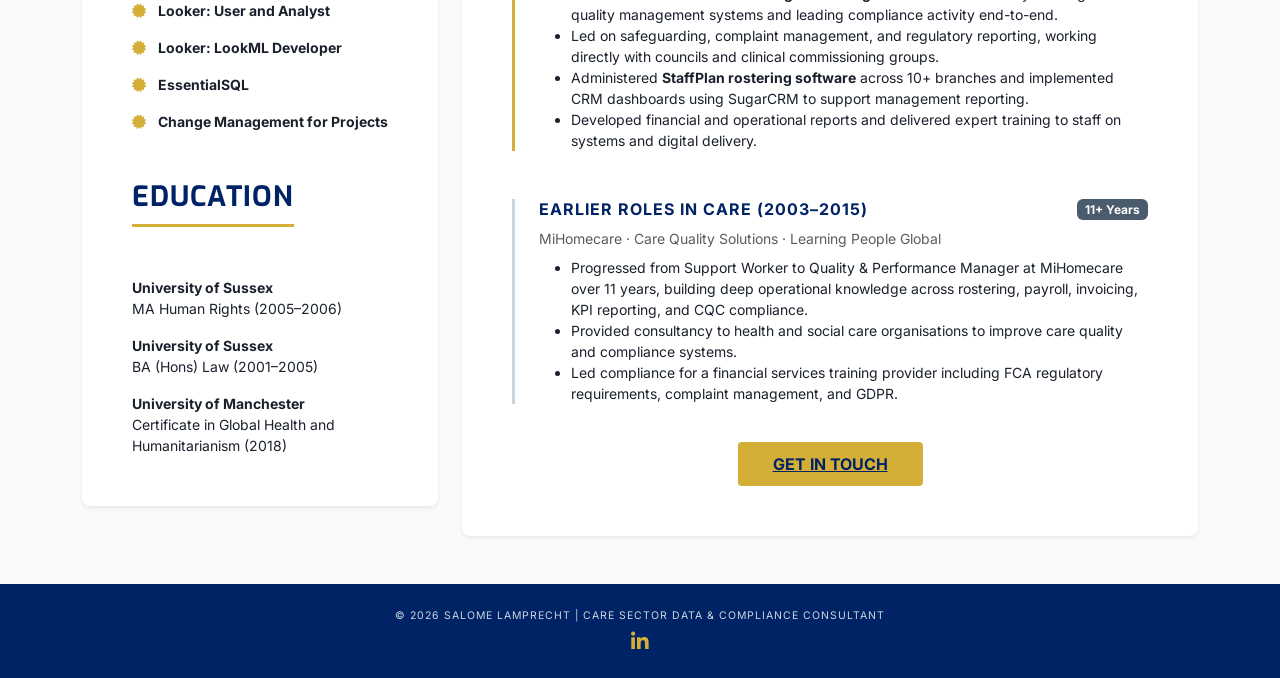
<file: resume.html>
<!DOCTYPE html>
<html lang="en">
<head>
    <meta charset="UTF-8">
    <meta name="viewport" content="width=device-width, initial-scale=1.0">
    <meta name="description" content="Professional experience, skills and qualifications of Salome Lamprecht — Care Sector Data, Reporting & Compliance Consultant.">
    <title>Experience | Salome Lamprecht | Care Sector Data & Compliance Consultant</title>
    
    <link href="https://cdn.jsdelivr.net/npm/bootstrap@5.3.0/dist/css/bootstrap.min.css" rel="stylesheet">
    <link rel="stylesheet" href="https://cdnjs.cloudflare.com/ajax/libs/font-awesome/6.4.0/css/all.min.css">
    <link rel="stylesheet" href="assets/css/style.css">
    <style>
        .cert-link {
            text-decoration: none;
            color: inherit;
            transition: color 0.2s;
        }
        .cert-link:hover {
            color: var(--accent);
        }
        .badge-wip {
            background-color: #f39c12;
            font-size: 0.65rem;
            vertical-align: middle;
            margin-left: 5px;
        }
        .skill-tag {
            display: inline-block;
            background-color: var(--light-bg);
            border: 1px solid #CBD5E0;
            color: var(--slate);
            border-radius: 4px;
            padding: 3px 10px;
            font-size: 0.75rem;
            margin: 3px 2px;
            font-weight: 500;
        }
        .skill-tag.primary {
            background-color: var(--navy);
            color: var(--white);
            border-color: var(--navy);
        }
    </style>
</head>
<body>

    <header class="container-fluid p-0">
        <div class="row g-0 d-flex align-items-stretch">
            <div class="col-lg-4 logo"></div>
            
            <div class="col-lg-8 d-flex flex-column">
                <div class="bg-color-name-title heading flex-grow-1">
                    <h1 class="name uppercase">Salome Lamprecht</h1>
                    <h2 class="title">Care Sector Data, Reporting & Compliance Consultant</h2>
                </div>

                <nav>
                    <ul id="nav">
                        <li class="menuitem ui-menu-color-home"><a href="index.html"><i class="fa fa-home"></i><span>Home</span></a></li>
                        <li class="menuitem ui-menu-color-resume"><a href="resume.html"><i class="fa fa-graduation-cap"></i><span>Experience</span></a></li>
                        <li class="menuitem ui-menu-color-contact"><a href="contact.html"><i class="fa fa-address-book"></i><span>Contact</span></a></li>
                        <li class="menuitem ui-menu-color-reviews"><a href="reviews.html"><i class="fa fa-comment"></i><span>Testimonials</span></a></li>
                        <li class="menuitem ui-menu-color-resume"><a href="blog.html"><i class="fa fa-pen"></i><span>Blog</span></a></li>
                        <li class="menuitem ui-menu-color-interests"><a href="interests.html"><i class="fa fa-users"></i><span>Interests</span></a></li>
                    </ul>
                </nav>
            </div>
        </div>
    </header>

    <main class="container my-5">
        <div class="row g-4">
            <aside class="col-lg-4">
                <div class="section-column shadow-sm h-100">

                    <!-- Skills -->
                    <h3 class="section-heading uppercase">Skills & Tools</h3>

                    <div class="mb-4">
                        <h4 class="three-reasons-heading uppercase">Reporting & BI</h4>
                        <p class="small text-muted mb-2">Working proficiency — used daily in client work</p>
                        <div>
                            <span class="skill-tag primary">Google Looker</span>
                            <span class="skill-tag primary">LookML</span>
                            <span class="skill-tag primary">Table Calculations</span>
                            <span class="skill-tag primary">Custom Dashboards</span>
                        </div>
                    </div>

                    <div class="mb-4">
                        <h4 class="three-reasons-heading uppercase">Data Stack</h4>
                        <p class="small text-muted mb-2">Functional proficiency — investigate and build straightforward models</p>
                        <div>
                            <span class="skill-tag primary">SQL</span>
                            <span class="skill-tag primary">Snowflake</span>
                            <span class="skill-tag primary">dbt (basic)</span>
                            <span class="skill-tag">Python (learning)</span>
                            <span class="skill-tag">HTML / CSS / JS</span>
                        </div>
                    </div>

                    <div class="mb-4">
                        <h4 class="three-reasons-heading uppercase">Care Systems</h4>
                        <p class="small text-muted mb-2">Implemented and administered across multiple organisations</p>
                        <div>
                            <span class="skill-tag primary">Birdie</span>
                            <span class="skill-tag primary">Access People Planner</span>
                            <span class="skill-tag primary">StaffPlan</span>
                            <span class="skill-tag primary">CareLineLive</span>
                            <span class="skill-tag primary">Coldharbour</span>
                            <span class="skill-tag primary">CarePlanner</span>
                            <span class="skill-tag primary">SugarCRM</span>
                        </div>
                    </div>

                    <div class="mb-4">
                        <h4 class="three-reasons-heading uppercase">Compliance & Operations</h4>
                        <div>
                            <span class="skill-tag primary">CQC Compliance</span>
                            <span class="skill-tag primary">Safeguarding</span>
                            <span class="skill-tag primary">GDPR</span>
                            <span class="skill-tag primary">Quality Management</span>
                            <span class="skill-tag primary">Complaint Handling</span>
                            <span class="skill-tag primary">Council Reporting (ECM / ContrOCC)</span>
                            <span class="skill-tag primary">Invoicing & Payroll Reporting</span>
                        </div>
                    </div>

                    <hr class="my-5">

                    <!-- Certifications -->
                    <h3 class="section-heading uppercase">Certifications</h3>
                    <ul class="list-unstyled mb-5">
                        <li class="mb-3 small">
                            <a href="https://www.udacity.com/course/programming-for-data-science-nanodegree--nd104" target="_blank" class="cert-link">
                                <i class="fas fa-spinner fa-spin me-2" style="color: #f39c12;"></i> 
                                <strong>Programming for Data Science with Python</strong>
                                <span class="badge badge-wip">IN PROGRESS</span>
                            </a>
                        </li>
                        <li class="mb-3 small">
                            <a href="https://www.coursera.org/account/accomplishments/specialization/EXO70HJ3JQ7D" target="_blank" class="cert-link">
                                <i class="fas fa-certificate me-2" style="color: var(--accent);"></i> <strong>Google Data Analytics Specialization</strong>
                            </a>
                        </li>
                        <li class="mb-3 small">
                            <a href="https://www.coursera.org/account/accomplishments/verify/PNBC8E5KUIQK" target="_blank" class="cert-link">
                                <i class="fas fa-certificate me-2" style="color: var(--accent);"></i> <strong>SQL for Data Science</strong>
                            </a>
                        </li>
                        <li class="mb-3 small">
                            <a href="https://www.udemy.com/certificate/UC-5ae0951f-efac-4624-806e-0a0e999a5253/" target="_blank" class="cert-link">
                                <i class="fas fa-certificate me-2" style="color: var(--accent);"></i> <strong>Looker: User and Analyst</strong>
                            </a>
                        </li>
                        <li class="mb-3 small">
                            <a href="https://www.udemy.com/certificate/UC-d4cc1bc1-776e-44fa-a214-c1c10297bbad/" target="_blank" class="cert-link">
                                <i class="fas fa-certificate me-2" style="color: var(--accent);"></i> <strong>Looker: LookML Developer</strong>
                            </a>
                        </li>
                        <li class="mb-3 small">
                            <a href="https://www.udemy.com/certificate/UC-d4cc1bc1-776e-44fa-a214-c1c10297bbad/" target="_blank" class="cert-link">
                                <i class="fas fa-certificate me-2" style="color: var(--accent);"></i> <strong>EssentialSQL</strong>
                            </a>
                        </li>
                        <li class="mb-3 small">
                            <a href="https://www.linkedin.com/learning/certificates/70b3f0fca68d6122d47f30391edf7230550c284217573534c3d150f12732b5ac" target="_blank" class="cert-link">
                                <i class="fas fa-certificate me-2" style="color: var(--accent);"></i> <strong>Change Management for Projects</strong>
                            </a>
                        </li>
                    </ul>

                    <!-- Education -->
                    <h3 class="section-heading uppercase">Education</h3>
                    <ul class="list-unstyled mb-0">
                        <li class="mb-3 small">
                            <strong>University of Sussex</strong><br>
                            MA Human Rights (2005–2006)
                        </li>
                        <li class="mb-3 small">
                            <strong>University of Sussex</strong><br>
                            BA (Hons) Law (2001–2005)
                        </li>
                        <li class="mb-3 small">
                            <strong>University of Manchester</strong><br>
                            Certificate in Global Health and Humanitarianism (2018)
                        </li>
                    </ul>
                </div>
            </aside>

            <!-- Timeline -->
            <section class="col-lg-8">
                <div class="section-column shadow-sm">
                    <h3 class="section-heading uppercase">Professional Experience</h3>

                    <!-- Birdie contractor -->
                    <div class="timeline-item mb-5 ps-4 border-start border-3" style="border-color: var(--accent) !important;">
                        <div class="d-flex justify-content-between align-items-center mb-2">
                            <h4 class="three-reasons-heading uppercase mb-0">Data Analyst Contractor — Birdie</h4>
                            <span class="badge" style="background-color: var(--navy);">Aug 2023 – Present</span>
                        </div>
                        <p class="text-muted small mb-2">Birdie is a leading home healthcare technology platform. I work within their data team providing analytics, reporting, and data investigation support.</p>
                        <ul class="small">
                            <li>Investigate customer-facing Looker report issues by tracing problems through <strong>LookML views and explores</strong> and running diagnostic queries in <strong>Snowflake</strong> to identify root causes in the underlying data.</li>
                            <li>Build and update <strong>LookML views, explores, and measures</strong> to expose new data to reports, and write straightforward models in <strong>dbt</strong> to surface metrics into analytics tables.</li>
                            <li>Build complex custom reports in the <strong>Looker front end</strong>, including advanced table calculations with IF/CASE logic, to provide workaround reporting solutions where the standard product has gaps.</li>
                            <li>Deliver specialist reporting for care sector council requirements including <strong>ECM and ContrOCC</strong> formats, as well as invoicing and payroll reports designed for import into accounting and payroll software — applying operational knowledge of care to ensure outputs are accurate and meaningful.</li>
                            <li>Manage the full <strong>Looker platform</strong> including user lifecycle, permissions, Git, folder structure, and report scheduling.</li>
                            <li>Work spans report building, data investigation, platform administration, data migration, and analytics development.</li>
                        </ul>
                    </div>

                    <!-- Seaford Properties -->
                    <div class="timeline-item mb-5 ps-4 border-start border-3" style="border-color: var(--accent) !important;">
                        <div class="d-flex justify-content-between align-items-center mb-2">
                            <h4 class="three-reasons-heading uppercase mb-0">Technical & Compliance Manager</h4>
                            <span class="badge" style="background-color: var(--navy);">Dec 2014 – Sep 2024</span>
                        </div>
                        <p class="text-muted small mb-2">Seaford Properties Estate Agents</p>
                        <ul class="small">
                            <li>Led all compliance activity for the business alongside management of systems and IT infrastructure.</li>
                        </ul>
                    </div>

                    <!-- Birdie implementation -->
                    <div class="timeline-item mb-5 ps-4 border-start border-3" style="border-color: var(--accent) !important;">
                        <div class="d-flex justify-content-between align-items-center mb-2">
                            <h4 class="three-reasons-heading uppercase mb-0">Implementation Manager</h4>
                            <span class="badge" style="background-color: var(--navy);">Apr 2023 – Aug 2023</span>
                        </div>
                        <p class="text-muted small mb-2">Birdie</p>
                        <ul class="small">
                            <li>Managed end-to-end software implementations for care providers adopting the Birdie platform, including data migration, data mapping, and go-live support.</li>
                            <li>Applied care sector operational knowledge to help providers configure the system to their specific workflows and reporting requirements.</li>
                        </ul>
                    </div>

                    <!-- Trinity -->
                    <div class="timeline-item mb-5 ps-4 border-start border-3" style="border-color: var(--accent) !important;">
                        <div class="d-flex justify-content-between align-items-center mb-2">
                            <h4 class="three-reasons-heading uppercase mb-0">Operations Systems Manager</h4>
                            <span class="badge" style="background-color: var(--navy);">Oct 2021 – Mar 2023</span>
                        </div>
                        <p class="text-muted small mb-2">Trinity Homecare Holdings Ltd</p>
                        <ul class="small">
                            <li>Scoped, built, and project managed system implementations across multiple brands within the group, including new acquisitions — handling data migration, data mapping, and go-live readiness.</li>
                            <li>Successfully implemented <strong>People Planner</strong>, Care Planning, and Care Compliance across the Berkeley Home Health and Trinity Group — 7 branches — within a 6-month period.</li>
                            <li>Delivered train-the-trainer programmes to enable office staff to cascade system training directly to care workers in the field.</li>
                        </ul>
                    </div>

                    <!-- Berkeley -->
                    <div class="timeline-item mb-5 ps-4 border-start border-3" style="border-color: var(--accent) !important;">
                        <div class="d-flex justify-content-between align-items-center mb-2">
                            <h4 class="three-reasons-heading uppercase mb-0">Quality & Compliance Manager</h4>
                            <span class="badge" style="background-color: var(--navy);">Aug 2015 – Sep 2021</span>
                        </div>
                        <p class="text-muted small mb-2">Berkeley Home Health</p>
                        <ul class="small">
                            <li>Achieved <strong>Good and Outstanding CQC ratings</strong> across all branches by building robust quality management systems and leading compliance activity end-to-end.</li>
                            <li>Led on safeguarding, complaint management, and regulatory reporting, working directly with councils and clinical commissioning groups.</li>
                            <li>Administered <strong>StaffPlan rostering software</strong> across 10+ branches and implemented CRM dashboards using SugarCRM to support management reporting.</li>
                            <li>Developed financial and operational reports and delivered expert training to staff on systems and digital delivery.</li>
                        </ul>
                    </div>

                    <!-- Earlier roles summary -->
                    <div class="timeline-item mb-5 ps-4 border-start border-3" style="border-color: #CBD5E0 !important;">
                        <div class="d-flex justify-content-between align-items-center mb-2">
                            <h4 class="three-reasons-heading uppercase mb-0">Earlier Roles in Care (2003–2015)</h4>
                            <span class="badge" style="background-color: var(--slate);">11+ Years</span>
                        </div>
                        <p class="text-muted small mb-2">MiHomecare · Care Quality Solutions · Learning People Global</p>
                        <ul class="small">
                            <li>Progressed from Support Worker to Quality & Performance Manager at MiHomecare over 11 years, building deep operational knowledge across rostering, payroll, invoicing, KPI reporting, and CQC compliance.</li>
                            <li>Provided consultancy to health and social care organisations to improve care quality and compliance systems.</li>
                            <li>Led compliance for a financial services training provider including FCA regulatory requirements, complaint management, and GDPR.</li>
                        </ul>
                    </div>

                    <div class="text-center mt-4">
                        <a href="contact.html" id="button">Get In Touch</a>
                    </div>
                </div>
            </section>
        </div>
    </main>

    <footer class="container-fluid py-4">
        <div class="container text-center">
            <p class="mb-0 uppercase small">© 2026 Salome Lamprecht | Care Sector Data & Compliance Consultant</p>
            <div class="social-links mt-2">
                <a href="https://linkedin.com/in/salomelamprecht/" target="_blank"><i class="fab fa-linkedin-in"></i></a>
            </div>
        </div>
    </footer>

</body>
</html>
</file>
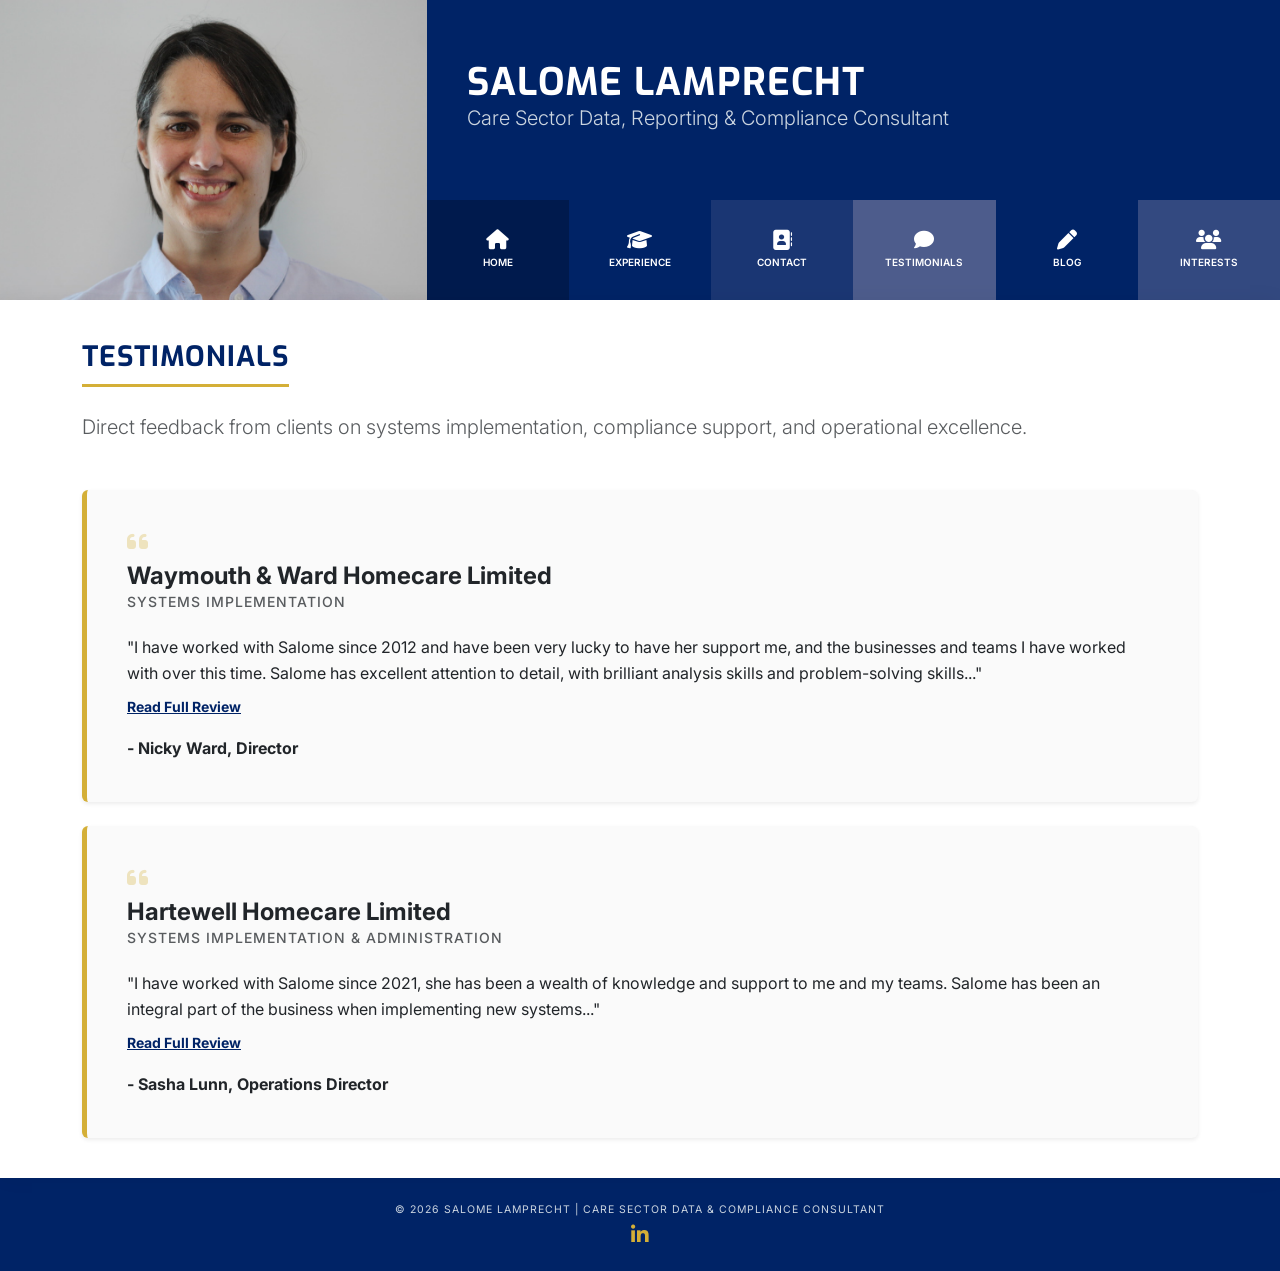
<file: reviews.html>
<!DOCTYPE html>
<html lang="en">
<head>
    <meta charset="UTF-8">
    <meta name="viewport" content="width=device-width, initial-scale=1.0">
    <meta name="description" content="Testimonials for Salome Lamprecht, Care Sector Data, Reporting & Compliance Consultant.">
    <title>Testimonials | Salome Lamprecht | Care Sector Consultant</title>
    
    <link href="https://cdn.jsdelivr.net/npm/bootstrap@5.3.0/dist/css/bootstrap.min.css" rel="stylesheet">
    <link rel="stylesheet" href="https://cdnjs.cloudflare.com/ajax/libs/font-awesome/6.4.0/css/all.min.css">
    <link rel="stylesheet" href="assets/css/style.css">

    <style>
        body { background-color: #f4f4f4; }
        .main-content-box {
            background-color: #fff;
            padding: 40px;
            min-height: 80vh;
            box-shadow: 0 0 20px rgba(0,0,0,0.05);
        }
        .review-card { 
            border: none; 
            border-left: 5px solid var(--accent); 
            background-color: #fafafa;
        }
        .quote-icon { color: var(--accent); opacity: 0.3; font-size: 1.5rem; }
        .collapse-btn { color: var(--navy); cursor: pointer; text-decoration: underline; font-weight: bold; }
        .review-text { line-height: 1.6; }
        .section-heading { margin-top: 0; margin-bottom: 25px; }
    </style>
</head>
<body>

    <header class="container-fluid p-0">
        <div class="row g-0 d-flex align-items-stretch">
            <a href="index.html" class="col-lg-4 logo"></a>
            <div class="col-lg-8 d-flex flex-column">
                <div class="bg-color-name-title heading flex-grow-1">
                    <h1 class="name uppercase">Salome Lamprecht</h1>
                    <h2 class="title">Care Sector Data, Reporting & Compliance Consultant</h2>
                </div>
                <nav>
                    <ul id="nav">
                        <li class="menuitem ui-menu-color-home"><a href="index.html"><i class="fa fa-home"></i><span>Home</span></a></li>
                        <li class="menuitem ui-menu-color-resume"><a href="resume.html"><i class="fa fa-graduation-cap"></i><span>Experience</span></a></li>
                        <li class="menuitem ui-menu-color-contact"><a href="contact.html"><i class="fa fa-address-book"></i><span>Contact</span></a></li>
                        <li class="menuitem ui-menu-color-reviews"><a href="reviews.html"><i class="fa fa-comment"></i><span>Testimonials</span></a></li>
                        <li class="menuitem ui-menu-color-resume"><a href="blog.html"><i class="fa fa-pen"></i><span>Blog</span></a></li>
                        <li class="menuitem ui-menu-color-interests"><a href="interests.html"><i class="fa fa-users"></i><span>Interests</span></a></li>
                    </ul>
                </nav>
            </div>
        </div>
    </header>

    <main class="container-fluid p-0">
        <div class="row g-0">
            <div class="col-12 main-content-box">
                <div class="container">
                    <h3 class="section-heading uppercase fw-bold">Testimonials</h3>
                    <p class="lead text-muted mb-5">Direct feedback from clients on systems implementation, compliance support, and operational excellence.</p>

                    <div class="row g-4">
                        <div class="col-12">
                            <div class="card review-card shadow-sm p-4">
                                <div class="card-body review-text">
                                    <i class="fa fa-quote-left quote-icon mb-2"></i>
                                    <h4 class="fw-bold mb-1"><a href="https://waymouthwardhomecare.co.uk" target="_blank" class="text-dark text-decoration-none">Waymouth & Ward Homecare Limited</a></h4>
                                    <h6 class="text-muted mb-4 small uppercase">Systems Implementation</h6>
                                    
                                    <p class="mb-2">"I have worked with Salome since 2012 and have been very lucky to have her support me, and the businesses and teams I have worked with over this time. Salome has excellent attention to detail, with brilliant analysis skills and problem-solving skills..."</p>
                                    
                                    <div class="collapse" id="reviewNicky">
                                        <p>She is skilled at supporting all levels of teams from C-suite to branch staff, carers and support workers, and fits very well into any team environment. Salome is dedicated, to providing businesses, with cost-effective appropriate solutions and has a true understanding of the pressures and challenges of working in the health and social care environment.<br><br>
                                        Salome is very experienced working in highly pressurised private equity funded environments and supported with the transition of multiple acquisitions. This has included the implementation of operating systems (including Coldharbour, Staffplan Access People Planner, Care Planning and Care Compliance) across a range of brands, locations and service provision types, including configuration and set up, migration of data from current systems, training for all levels of employee, development of operating procedures, quality support and auditing.<br><br>
                                        Salome has also provided Quality and compliance support including writing policies and procedures, auditing branches and locations for CQC compliance, management of health and safety, GDPR and operational support with complaints, safeguarding and incident investigation management.<br><br>
                                        Salome is an asset to any team, and we are very thankful she continues to support our businesses with a range of services."</p>
                                    </div>
                                    <a class="collapse-btn small" data-bs-toggle="collapse" href="#reviewNicky" role="button" aria-expanded="false" onclick="this.innerHTML = (this.innerHTML === 'Read Full Review') ? 'Show Less' : 'Read Full Review';">Read Full Review</a>
                                    <p class="mt-3 mb-0"><strong>- Nicky Ward, Director</strong></p>
                                </div>
                            </div>
                        </div>

                        <div class="col-12">
                            <div class="card review-card shadow-sm p-4">
                                <div class="card-body review-text">
                                    <i class="fa fa-quote-left quote-icon mb-2"></i>
                                    <h4 class="fw-bold mb-1"><a href="https://hartewellhomecare.co.uk/" target="_blank" class="text-dark text-decoration-none">Hartewell Homecare Limited</a></h4>
                                    <h6 class="text-muted mb-4 small uppercase">Systems Implementation & Administration</h6>
                                    
                                    <p class="mb-2">"I have worked with Salome since 2021, she has been a wealth of knowledge and support to me and my teams. Salome has been an integral part of the business when implementing new systems..."</p>
                                    
                                    <div class="collapse" id="reviewSasha">
                                        <p>ensuring that a detailed implementation plan is written and followed when transitioning from current to new operating systems. Salome attention to detail and configuration of new systems has enabled a smooth transition when migrating data into new platforms.<br><br>
                                        Salome has mentored, trained staff in the workings mutable platforms including, Staff plan, access care compliance, people planner, power BI.<br><br>
                                        Most recently Salome has supported me with the starting a new business in the health and social care sector, this has included writing polices and procedures, setting up new systems and platforms.<br><br>
                                        Salome continues to support me and the business and is an asset to us."</p>
                                    </div>
                                    <a class="collapse-btn small" data-bs-toggle="collapse" href="#reviewSasha" role="button" aria-expanded="false" onclick="this.innerHTML = (this.innerHTML === 'Read Full Review') ? 'Show Less' : 'Read Full Review';">Read Full Review</a>
                                    <p class="mt-3 mb-0"><strong>- Sasha Lunn, Operations Director</strong></p>
                                </div>
                            </div>
                        </div>
                    </div>
                </div>
            </div>
        </div>
    </main>

    <footer class="container-fluid py-4">
        <div class="container text-center">
            <p class="mb-0 uppercase small">© 2026 Salome Lamprecht | Care Sector Data & Compliance Consultant</p>
            <div class="social-links mt-2">
                <a href="https://linkedin.com/in/salomelamprecht/" target="_blank"><i class="fab fa-linkedin-in"></i></a>
            </div>
        </div>
    </footer>

    <script src="https://cdn.jsdelivr.net/npm/bootstrap@5.3.0/dist/js/bootstrap.bundle.min.js"></script>
</body>
</html>
</file>
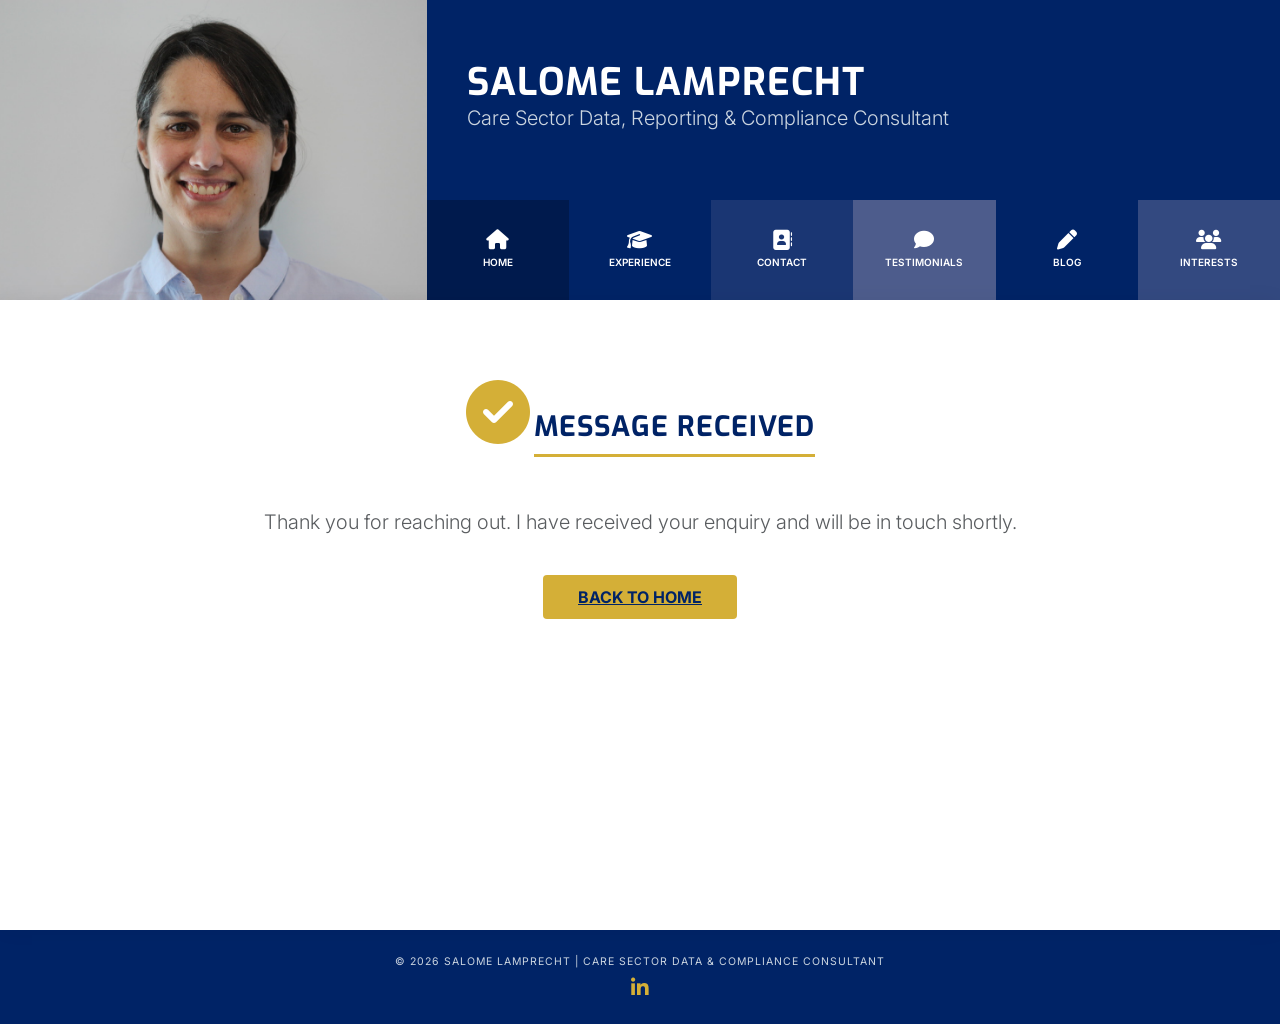
<file: thankyou.html>
<!DOCTYPE html>
<html lang="en">
<head>
    <meta charset="UTF-8">
    <meta name="viewport" content="width=device-width, initial-scale=1.0">
    <title>Thank You | Salome Lamprecht | Care Sector Data & Compliance Consultant</title>
    
    <link href="https://cdn.jsdelivr.net/npm/bootstrap@5.3.0/dist/css/bootstrap.min.css" rel="stylesheet">
    <link rel="stylesheet" href="https://cdnjs.cloudflare.com/ajax/libs/font-awesome/6.4.0/css/all.min.css">
    <link rel="stylesheet" href="assets/css/style.css">
    <style>
        body { background-color: #f4f4f4; }
        .main-content-box {
            background-color: #fff;
            padding: 80px 40px;
            text-align: center;
            min-height: 70vh;
            box-shadow: 0 0 20px rgba(0,0,0,0.05);
        }
        .success-icon {
            color: var(--accent);
            font-size: 4rem;
            margin-bottom: 20px;
        }
    </style>
</head>
<body>
    <header class="container-fluid p-0">
        <div class="row g-0 d-flex align-items-stretch">
            <a href="index.html" class="col-lg-4 logo"></a>
            <div class="col-lg-8 d-flex flex-column">
                <div class="bg-color-name-title heading flex-grow-1">
                    <h1 class="name uppercase">Salome Lamprecht</h1>
                    <h2 class="title">Care Sector Data, Reporting & Compliance Consultant</h2>
                </div>
                <nav>
                    <ul id="nav">
                        <li class="menuitem ui-menu-color-home"><a href="index.html"><i class="fa fa-home"></i><span>Home</span></a></li>
                        <li class="menuitem ui-menu-color-resume"><a href="resume.html"><i class="fa fa-graduation-cap"></i><span>Experience</span></a></li>
                        <li class="menuitem ui-menu-color-contact"><a href="contact.html"><i class="fa fa-address-book"></i><span>Contact</span></a></li>
                        <li class="menuitem ui-menu-color-reviews"><a href="reviews.html"><i class="fa fa-comment"></i><span>Testimonials</span></a></li>
                        <li class="menuitem ui-menu-color-resume"><a href="blog.html"><i class="fa fa-pen"></i><span>Blog</span></a></li>
                        <li class="menuitem ui-menu-color-interests"><a href="interests.html"><i class="fa fa-users"></i><span>Interests</span></a></li>
                    </ul>
                </nav>
            </div>
        </div>
    </header>
    <main class="container-fluid p-0">
        <div class="row g-0">
            <div class="col-12 main-content-box">
                <div class="container">
                    <i class="fa-solid fa-circle-check success-icon"></i>
                    <h3 class="section-heading uppercase fw-bold">Message Received</h3>
                    <p class="lead text-muted mb-5">Thank you for reaching out. I have received your enquiry and will be in touch shortly.</p>
                    <div class="mt-4">
                        <a href="index.html" id="button">Back to Home</a>
                    </div>
                </div>
            </div>
        </div>
    </main>
    <footer class="container-fluid py-4">
        <div class="container text-center">
            <p class="mb-0 uppercase small">© 2026 Salome Lamprecht | Care Sector Data & Compliance Consultant</p>
            <div class="social-links mt-2">
                <a href="https://linkedin.com/in/salomelamprecht/" target="_blank"><i class="fab fa-linkedin-in"></i></a>
            </div>
        </div>
    </footer>
    <script src="https://cdn.jsdelivr.net/npm/bootstrap@5.3.0/dist/js/bootstrap.bundle.min.js"></script>
</body>
</html>
</file>
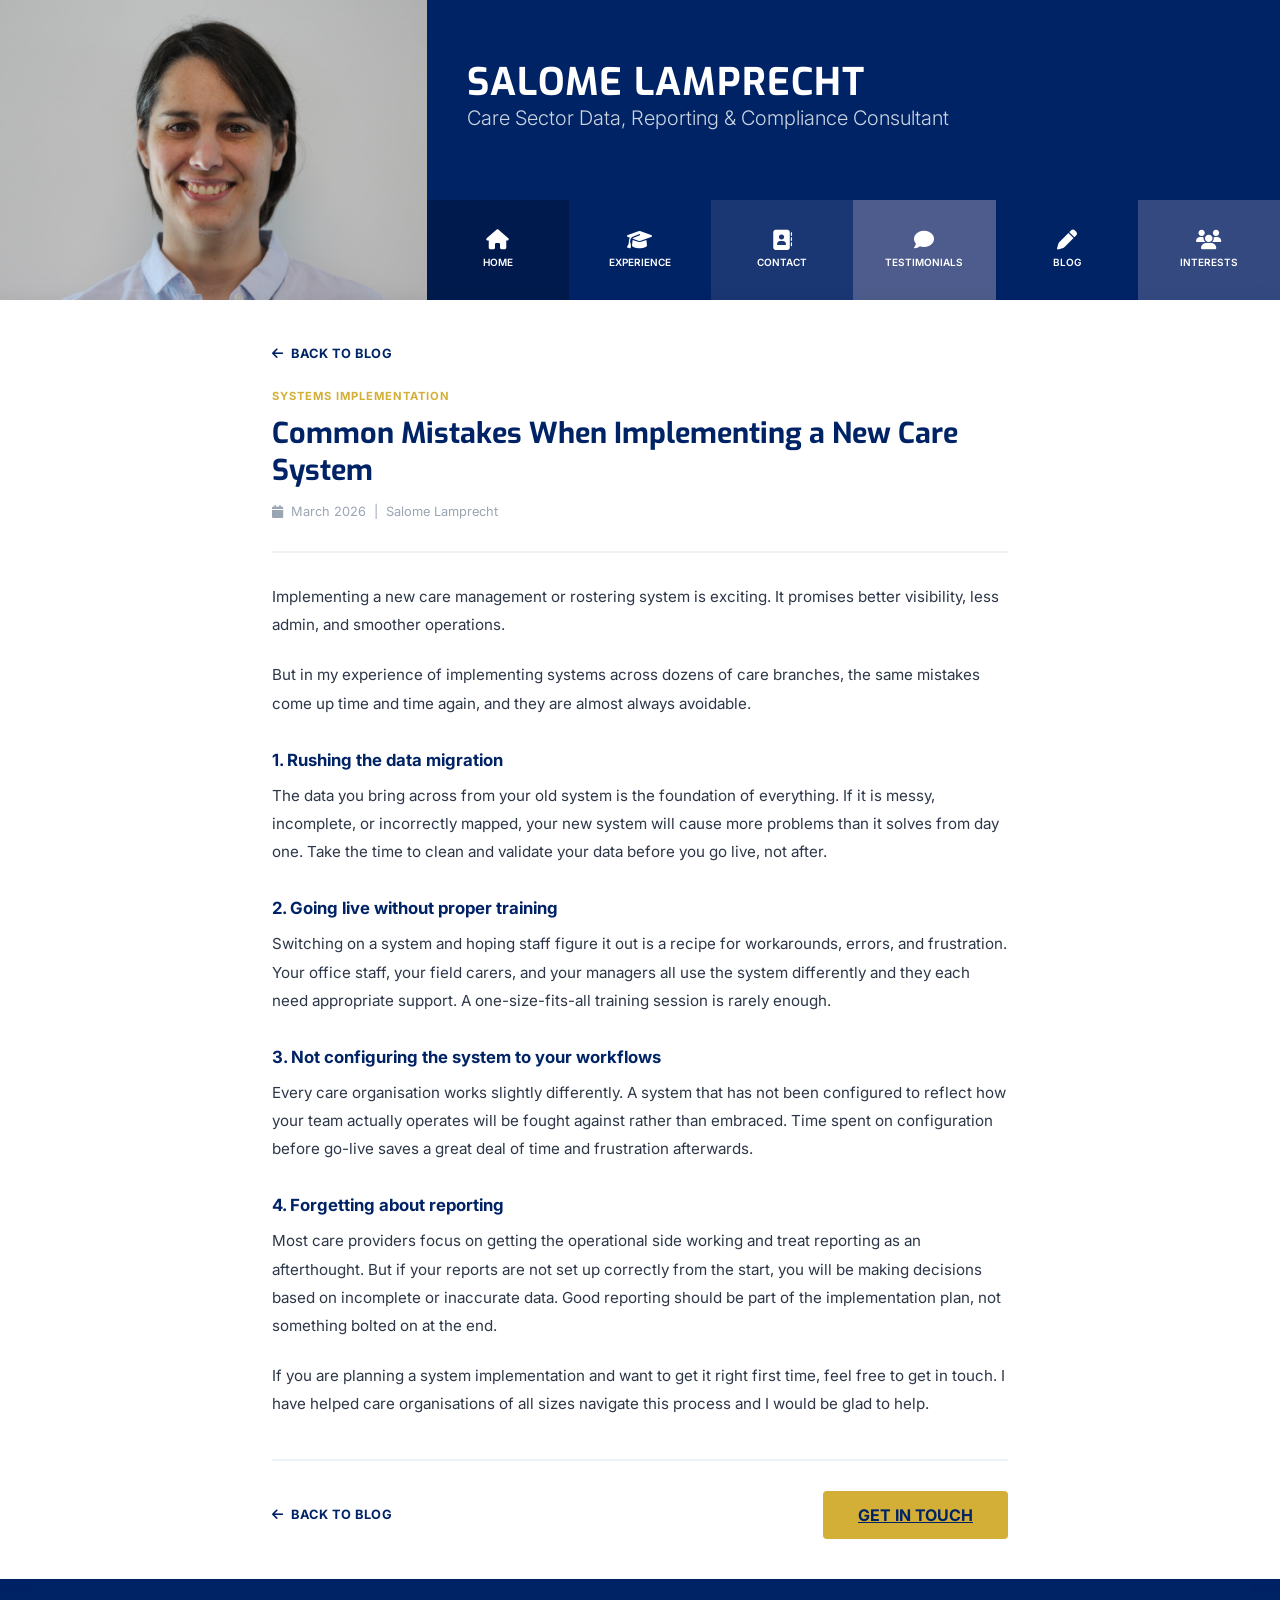
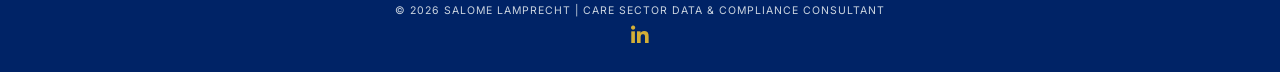
<file: blog/care-system-implementation-mistakes.html>
<!DOCTYPE html>
<html lang="en">
<head>
    <meta charset="UTF-8">
    <meta name="viewport" content="width=device-width, initial-scale=1.0">
    <meta name="description" content="Common mistakes when implementing a new care management or rostering system in the UK, and how to avoid them. Expert advice from a care sector consultant.">
    <title>Common Mistakes When Implementing a New Care System | Salome Lamprecht</title>
    
    <link href="https://cdn.jsdelivr.net/npm/bootstrap@5.3.0/dist/css/bootstrap.min.css" rel="stylesheet">
    <link rel="stylesheet" href="https://cdnjs.cloudflare.com/ajax/libs/font-awesome/6.4.0/css/all.min.css">
    <link rel="stylesheet" href="../assets/css/style.css">

    <style>
        body { background-color: #f4f4f4; }
        .main-content-box {
            background-color: #fff;
            padding: 40px;
            min-height: 80vh;
            box-shadow: 0 0 20px rgba(0,0,0,0.05);
        }
        .post-category {
            font-size: 0.7rem;
            font-weight: 700;
            text-transform: uppercase;
            letter-spacing: 1px;
            color: var(--accent);
            margin-bottom: 10px;
            display: block;
        }
        .post-title {
            color: var(--navy);
            font-family: 'Exo', sans-serif;
            font-weight: 700;
            font-size: 1.8rem;
            line-height: 1.3;
            margin-bottom: 12px;
        }
        .post-meta {
            font-size: 0.8rem;
            color: #9AA5B4;
            margin-bottom: 30px;
            padding-bottom: 30px;
            border-bottom: 2px solid #EDF2F7;
        }
        .post-body {
            font-size: 0.95rem;
            line-height: 1.85;
            color: #2D3748;
        }
        .post-body p { margin-bottom: 1.4rem; }
        .post-body h4 {
            color: var(--navy);
            font-weight: 700;
            margin-top: 2rem;
            margin-bottom: 0.75rem;
            font-size: 1.05rem;
        }
        .post-footer {
            margin-top: 40px;
            padding-top: 30px;
            border-top: 2px solid #EDF2F7;
        }
        .back-link {
            font-size: 0.8rem;
            font-weight: 700;
            color: var(--navy);
            text-decoration: none;
            text-transform: uppercase;
            letter-spacing: 0.5px;
        }
        .back-link:hover { color: var(--accent); }
    </style>
</head>
<body>

    <header class="container-fluid p-0">
        <div class="row g-0 d-flex align-items-stretch">
            <div class="col-lg-4 logo"></div>
            <div class="col-lg-8 d-flex flex-column">
                <div class="bg-color-name-title heading flex-grow-1">
                    <h1 class="name uppercase">Salome Lamprecht</h1>
                    <h2 class="title">Care Sector Data, Reporting & Compliance Consultant</h2>
                </div>
                <nav>
                    <ul id="nav">
                        <li class="menuitem ui-menu-color-home"><a href="../index.html"><i class="fa fa-home"></i><span>Home</span></a></li>
                        <li class="menuitem ui-menu-color-resume"><a href="../resume.html"><i class="fa fa-graduation-cap"></i><span>Experience</span></a></li>
                        <li class="menuitem ui-menu-color-contact"><a href="../contact.html"><i class="fa fa-address-book"></i><span>Contact</span></a></li>
                        <li class="menuitem ui-menu-color-reviews"><a href="../reviews.html"><i class="fa fa-comment"></i><span>Testimonials</span></a></li>
                        <li class="menuitem ui-menu-color-resume"><a href="../blog.html"><i class="fa fa-pen"></i><span>Blog</span></a></li>
                        <li class="menuitem ui-menu-color-interests"><a href="../interests.html"><i class="fa fa-users"></i><span>Interests</span></a></li>
                    </ul>
                </nav>
            </div>
        </div>
    </header>

    <main class="container-fluid p-0">
        <div class="row g-0">
            <div class="col-12 main-content-box">
                <div class="container">
                    <div class="row justify-content-center">
                        <div class="col-lg-8">

                            <a href="../blog.html" class="back-link"><i class="fa fa-arrow-left me-1"></i> Back to Blog</a>

                            <div class="mt-4">
                                <span class="post-category">Systems Implementation</span>
                                <h2 class="post-title">Common Mistakes When Implementing a New Care System</h2>
                                <p class="post-meta"><i class="fa fa-calendar me-1"></i> March 2026 &nbsp;|&nbsp; Salome Lamprecht</p>
                            </div>

                            <div class="post-body">

                                <p>Implementing a new care management or rostering system is exciting. It promises better visibility, less admin, and smoother operations.</p>

                                <p>But in my experience of implementing systems across dozens of care branches, the same mistakes come up time and time again, and they are almost always avoidable.</p>

                                <h4>1. Rushing the data migration</h4>
                                <p>The data you bring across from your old system is the foundation of everything. If it is messy, incomplete, or incorrectly mapped, your new system will cause more problems than it solves from day one. Take the time to clean and validate your data before you go live, not after.</p>

                                <h4>2. Going live without proper training</h4>
                                <p>Switching on a system and hoping staff figure it out is a recipe for workarounds, errors, and frustration. Your office staff, your field carers, and your managers all use the system differently and they each need appropriate support. A one-size-fits-all training session is rarely enough.</p>

                                <h4>3. Not configuring the system to your workflows</h4>
                                <p>Every care organisation works slightly differently. A system that has not been configured to reflect how your team actually operates will be fought against rather than embraced. Time spent on configuration before go-live saves a great deal of time and frustration afterwards.</p>

                                <h4>4. Forgetting about reporting</h4>
                                <p>Most care providers focus on getting the operational side working and treat reporting as an afterthought. But if your reports are not set up correctly from the start, you will be making decisions based on incomplete or inaccurate data. Good reporting should be part of the implementation plan, not something bolted on at the end.</p>

                                <p>If you are planning a system implementation and want to get it right first time, feel free to get in touch. I have helped care organisations of all sizes navigate this process and I would be glad to help.</p>

                            </div>

                            <div class="post-footer d-flex justify-content-between align-items-center">
                                <a href="../blog.html" class="back-link"><i class="fa fa-arrow-left me-1"></i> Back to Blog</a>
                                <a href="../contact.html" id="button">Get In Touch</a>
                            </div>

                        </div>
                    </div>
                </div>
            </div>
        </div>
    </main>

    <footer class="container-fluid py-4">
        <div class="container text-center">
            <p class="mb-0 uppercase small">© 2026 Salome Lamprecht | Care Sector Data & Compliance Consultant</p>
            <div class="social-links mt-2">
                <a href="https://linkedin.com/in/salomelamprecht/" target="_blank"><i class="fab fa-linkedin-in"></i></a>
            </div>
        </div>
    </footer>

    <script src="https://cdn.jsdelivr.net/npm/bootstrap@5.3.0/dist/js/bootstrap.bundle.min.js"></script>
</body>
</html>
</file>
<file: assets/css/style.css>
@import url("https://fonts.googleapis.com/css2?family=Inter:wght@300;400;600;700&family=Exo:wght@300;500;700&display=swap");

/*------------------------------------------------Variables*/
:root {
    --navy: #002366;
    --slate: #4A5B6D;
    --accent: #D4AF37;
    --white: #ffffff;
    --light-bg: #F8FAFC;
}

/*------------------------------------------------Colors*/
.bg-color-name-title { background-color: var(--navy); }
.ui-menu-color-home { background-color: #001A4D; }
.ui-menu-color-resume { background-color: #002366; }
.ui-menu-color-contact { background-color: #1A3673; }
.ui-menu-color-interests { background-color: #334980; }
.ui-menu-color-reviews { background-color: #4D5C8C; }

/*------------------------------------------------Base Styles*/
body {
    font-family: 'Inter', sans-serif;
    background-color: var(--light-bg);
    margin: 0;
    color: #1A202C;
}

.uppercase { text-transform: uppercase; letter-spacing: 1px; }

/*------------------------------------------------Header & Photo*/
.logo {
    background: url("../images/salome.png");
    background-position: center;
    background-repeat: no-repeat;
    background-size: cover;
    min-height: 300px;
}

.heading {
    padding: 60px 40px;
    color: var(--white);
}

.name { font-family: 'Exo', sans-serif; font-weight: 700; font-size: 38px; margin: 0; }
.title { font-weight: 300; font-size: 20px; color: #CBD5E0; }

#nav {
    display: flex !important;
    width: 100%;
    margin: 0;
    padding: 0;
    list-style: none;
}

.menuitem {
    flex: 1 0 16%; /* 6 items = 16% each */
    height: 100px;
}

.menuitem a {
    display: flex;
    flex-direction: column;
    justify-content: center;
    align-items: center;
    height: 100%;
    text-decoration: none;
    color: var(--white);
    transition: 0.3s;
}

.menuitem a:hover { background: rgba(255, 255, 255, 0.1); }
.menuitem a i { font-size: 20px; margin-bottom: 5px; }
.menuitem span { font-size: 10px; font-weight: 600; text-transform: uppercase; }

/*------------------------------------------------Consultancy Section*/
.section-column {
    background-color: var(--white);
    padding: 60px 50px;
    border-radius: 8px;
    margin-top: -30px;
    position: relative;
    z-index: 10;
}

.section-heading {
    font-family: 'Exo', sans-serif;
    font-weight: 700;
    color: var(--navy);
    border-bottom: 3px solid var(--accent);
    padding-bottom: 10px;
    margin-bottom: 50px;
    display: inline-block;
}

.three-reasons-icon { font-size: 28px; color: var(--navy); }
.three-reasons-heading { color: var(--navy); font-weight: 700; font-size: 1rem; }
.ecosystem-links a { color: var(--navy); text-decoration: none; font-weight: 500; }
.ecosystem-links a:hover { color: var(--accent); }

/*------------------------------------------------Buttons*/
#button {
    background-color: var(--accent);
    color: var(--navy);
    border: none;
    padding: 12px 35px;
    font-weight: 700;
    text-transform: uppercase;
    border-radius: 4px;
    transition: 0.3s;
}

#button:hover { background-color: var(--navy); color: var(--white); }

/*------------------------------------------------Footer*/
footer { background: var(--navy); color: #CBD5E0; padding: 30px 0; font-size: 12px; }
.social-links a i { color: var(--accent); font-size: 20px; }

/*------------------------------------------------Responsive*/
@media (max-width: 992px) {
    #nav { flex-wrap: wrap; }
    .menuitem { flex: 1 0 33.33%; }
}
</file>
<file: Web-CV-master/assets/css/style.css>
@import url("https://fonts.googleapis.com/css2?family=Inter:wght@300;400;600;700&family=Exo:wght@300;500;700&display=swap");

/*------------------------------------------------Variables*/
:root {
    --navy: #002366;
    --slate: #4A5B6D;
    --accent: #D4AF37;
    --white: #ffffff;
    --light-bg: #F8FAFC;
}

/*------------------------------------------------Colors*/
.bg-color-name-title { background-color: var(--navy); }
.ui-menu-color-home { background-color: #001A4D; }
.ui-menu-color-resume { background-color: #002366; }
.ui-menu-color-contact { background-color: #1A3673; }
.ui-menu-color-interests { background-color: #334980; }
.ui-menu-color-reviews { background-color: #4D5C8C; }

/*------------------------------------------------Base Styles*/
body {
    font-family: 'Inter', sans-serif;
    background-color: var(--light-bg);
    margin: 0;
    color: #1A202C;
}

.uppercase { text-transform: uppercase; letter-spacing: 1px; }

/*------------------------------------------------Header & Photo*/
.logo {
    background: url("../images/salome.png");
    background-position: center;
    background-repeat: no-repeat;
    background-size: cover;
    min-height: 300px;
}

.heading {
    padding: 60px 40px;
    color: var(--white);
}

.name { font-family: 'Exo', sans-serif; font-weight: 700; font-size: 38px; margin: 0; }
.title { font-weight: 300; font-size: 20px; color: #CBD5E0; }

#nav {
    display: flex !important;
    width: 100%;
    margin: 0;
    padding: 0;
    list-style: none;
}

.menuitem {
    flex: 1 0 20%; /* 5 items = 20% each */
    height: 100px;
}

.menuitem a {
    display: flex;
    flex-direction: column;
    justify-content: center;
    align-items: center;
    height: 100%;
    text-decoration: none;
    color: var(--white);
    transition: 0.3s;
}

.menuitem a:hover { background: rgba(255, 255, 255, 0.1); }
.menuitem a i { font-size: 20px; margin-bottom: 5px; }
.menuitem span { font-size: 10px; font-weight: 600; text-transform: uppercase; }

/*------------------------------------------------Consultancy Section*/
.section-column {
    background-color: var(--white);
    padding: 60px 50px;
    border-radius: 8px;
    margin-top: -30px;
    position: relative;
    z-index: 10;
}

.section-heading {
    font-family: 'Exo', sans-serif;
    font-weight: 700;
    color: var(--navy);
    border-bottom: 3px solid var(--accent);
    padding-bottom: 10px;
    margin-bottom: 50px;
    display: inline-block;
}

.three-reasons-icon { font-size: 28px; color: var(--navy); }
.three-reasons-heading { color: var(--navy); font-weight: 700; font-size: 1rem; }
.ecosystem-links a { color: var(--navy); text-decoration: none; font-weight: 500; }
.ecosystem-links a:hover { color: var(--accent); }

/*------------------------------------------------Buttons*/
#button {
    background-color: var(--accent);
    color: var(--navy);
    border: none;
    padding: 12px 35px;
    font-weight: 700;
    text-transform: uppercase;
    border-radius: 4px;
    transition: 0.3s;
}

#button:hover { background-color: var(--navy); color: var(--white); }

/*------------------------------------------------Footer*/
footer { background: var(--navy); color: #CBD5E0; padding: 30px 0; font-size: 12px; }
.social-links a i { color: var(--accent); font-size: 20px; }

/*------------------------------------------------Responsive*/
@media (max-width: 992px) {
    #nav { flex-wrap: wrap; }
    .menuitem { flex: 1 0 33.33%; }
}
</file>
<file: assets/css/github.style.css>
@import url('http://fonts.googleapis.com/css?family=Roboto');

.github-section {
  padding: 30px 30px;
}

br {
  display: block;
  line-height: 1.6em;
}

ol,
ul {
  list-style: none;
}

input,
textarea {
  -webkit-font-smoothing: antialiased;
  -webkit-text-size-adjust: 100%;
  -ms-text-size-adjust: 100%;
  -webkit-box-sizing: border-box;
  -moz-box-sizing: border-box;
  box-sizing: border-box;
  outline: none;
}

blockquote,
q {
  quotes: none;
}

blockquote:before,
blockquote:after,
q:before,
q:after {
  content: '';
  content: none;
}

strong,
b {
  font-weight: bold;
}

table {
  border-collapse: collapse;
  border-spacing: 0;
}

img {
  border: 0;
  max-width: 100%;
}

/* page structure */

#search-area {
  display: block;
  max-width: 70%;
  margin: 0 auto;
  background: #fff;
  padding: 15px 25px;
  -webkit-box-shadow: 1px 2px 3px -1px rgba(0, 0, 0, 0.4);
  -moz-box-shadow: 1px 2px 3px -1px rgba(0, 0, 0, 0.4);
  box-shadow: 1px 2px 3px -1px rgba(0, 0, 0, 0.4);
  -webkit-border-radius: 4px;
  -moz-border-radius: 4px;
  border-radius: 4px;
}

#gh-api-data {
  display: block;
  padding: 25px 0;
}

#loader {
  display: block;
  width: 200px;
  height: 200px;
  margin: 0 auto;
}

/* page content styles */

.small-name {
  font-size: 0.75em;
  color: #a9a9a9;
  font-style: italic;
}

.avi {
  float: left;
  margin-right: 7px;
  margin-bottom: 7px;
}

.avi img {
  border: 1px solid #ccc;
  padding: 3px;
}

.repo-list {
  display: block;
  clear: both;
  width: 100%;
}

a {
  color:#e84610;
  text-decoration: none;
}

.repo-list ul {
  font-size: 1.2em;
}

.repo-list ul li {
  display: block;
}

.repo-list ul li a {
  font-weight: bold;
  padding: 6px 9px;
  display: block;
  float: left;
  margin-right: 10px;
  margin-bottom: 10px;
  text-decoration: none;
  border: 1px solid #ff7741;
  -webkit-border-radius: 3px;
  -moz-border-radius: 3px;
  border-radius: 3px;
  color: #fafafa;
  background-color: #e84610;
}

.repo-list ul li a:hover {
  background-color:#fafafa;
  color: #e84610;
}

.repo-list ul li a:active {
  -webkit-box-shadow: inset 0 3px 5px rgba(0, 0, 0, 0.25);
  -moz-box-shadow: inset 0 3px 5px rgba(0, 0, 0, 0.25);
  box-shadow: inset 0 3px 5px rgba(0, 0, 0, 0.25);
}

.repo-list ul li a span {
  font-family: 'Courier New', Courier, 'Lucida Typewriter', monospace;
  font-size: 0.9em;
}

/* input field */

#gh-username {
  display: block;
  padding: 5px 8px;
  font-size: 1.4em;
  color: #666;
  max-width: 550px;
  margin-bottom: 15px;
}

#gh-submit {
  display: inline-block;
  padding: 8px 18px;
  font-size: 14px;
  font-weight: bold;
  color: #444;
  text-decoration: none;
  text-shadow: 0 1px 0 rgba(255, 255, 255, 0.8);
  background-color: #eaeaea;
  background-image: -webkit-linear-gradient(#fafafa, #eaeaea);
  background-image: -moz-linear-gradient(#fafafa, #eaeaea);
  background-image: -ms-linear-gradient(top, #fafafa, #eaeaea);
  background-image: -o-linear-gradient(top, #fafafa, #eaeaea);
  background-image: linear-gradient(#fafafa, #eaeaea);
  border-radius: 3px;
  border: 1px solid #ddd;
  border-bottom-color: #c5c5c5;
  -webkit-box-shadow: 0 1px 3px rgba(0, 0, 0, 0.05);
  -moz-box-shadow: 0 1px 3px rgba(0, 0, 0, 0.05);
  box-shadow: 0 1px 3px rgba(0, 0, 0, 0.05);
}

#gh-submit:hover {
  background-color: #dadada;
  background-image: -webkit-linear-gradient(#eaeaea, #dadada);
  background-image: -moz-linear-gradient(#eaeaea, #dadada);
  background-image: -ms-linear-gradient(top, #eaeaea, #dadada);
  background-image: -o-linear-gradient(top, #eaeaea, #dadada);
  background-image: linear-gradient(#eaeaea, #dadada);
  border-color: #ccc #ccc #b5b5b5;
}

#gh-submit:active {
  background-color: #dadada;
  background-image: none;
  border-color: #b5b5b5;
  -webkit-box-shadow: inset 0 3px 5px rgba(0, 0, 0, 0.25);
  -moz-box-shadow: inset 0 3px 5px rgba(0, 0, 0, 0.25);
  box-shadow: inset 0 3px 5px rgba(0, 0, 0, 0.25);
}
</file>
